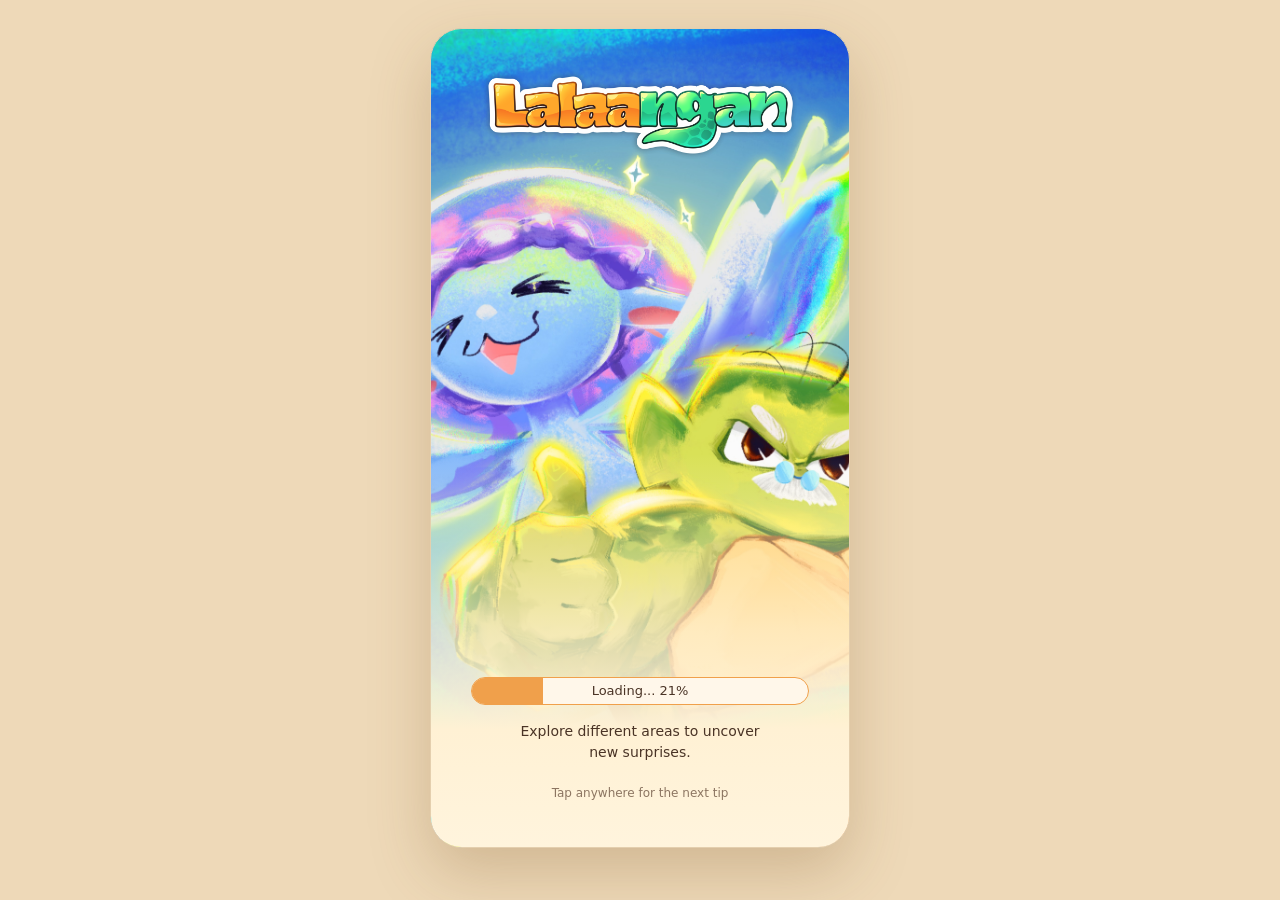
<file: index.html>
<!DOCTYPE html>
<html lang="en">
<head>
  <meta charset="UTF-8">
  <meta name="viewport" content="width=device-width, initial-scale=1, viewport-fit=cover">
  <title>Lalaangan</title>
  <link rel="stylesheet" href="css/theme.css">
  <style>
    html, body { margin: 0; height: 100%; overflow: hidden; background: var(--bg); }
    /* The screens (Home, Collection, Map, Quests, Profile) load in this frame.
       This outer page never reloads, so the music keeps playing between screens. */
    .app-frame { position: fixed; inset: 0; width: 100%; height: 100%; border: 0; background: var(--bg); }
    /* the next screen loads hidden, then replaces the old one (js/shell.js) */
    .app-frame.is-loading { visibility: hidden; }
  </style>
</head>
<body>
  <iframe id="app" class="app-frame" src="home.html" title="Lalaangan"
          allow="geolocation; accelerometer; gyroscope; magnetometer; fullscreen"></iframe>

  <!-- Background music lives here (see js/music.js); screen swapping in js/shell.js -->
  <script src="js/music.js"></script>
  <script src="js/shell.js"></script>
</body>
</html>
</file>
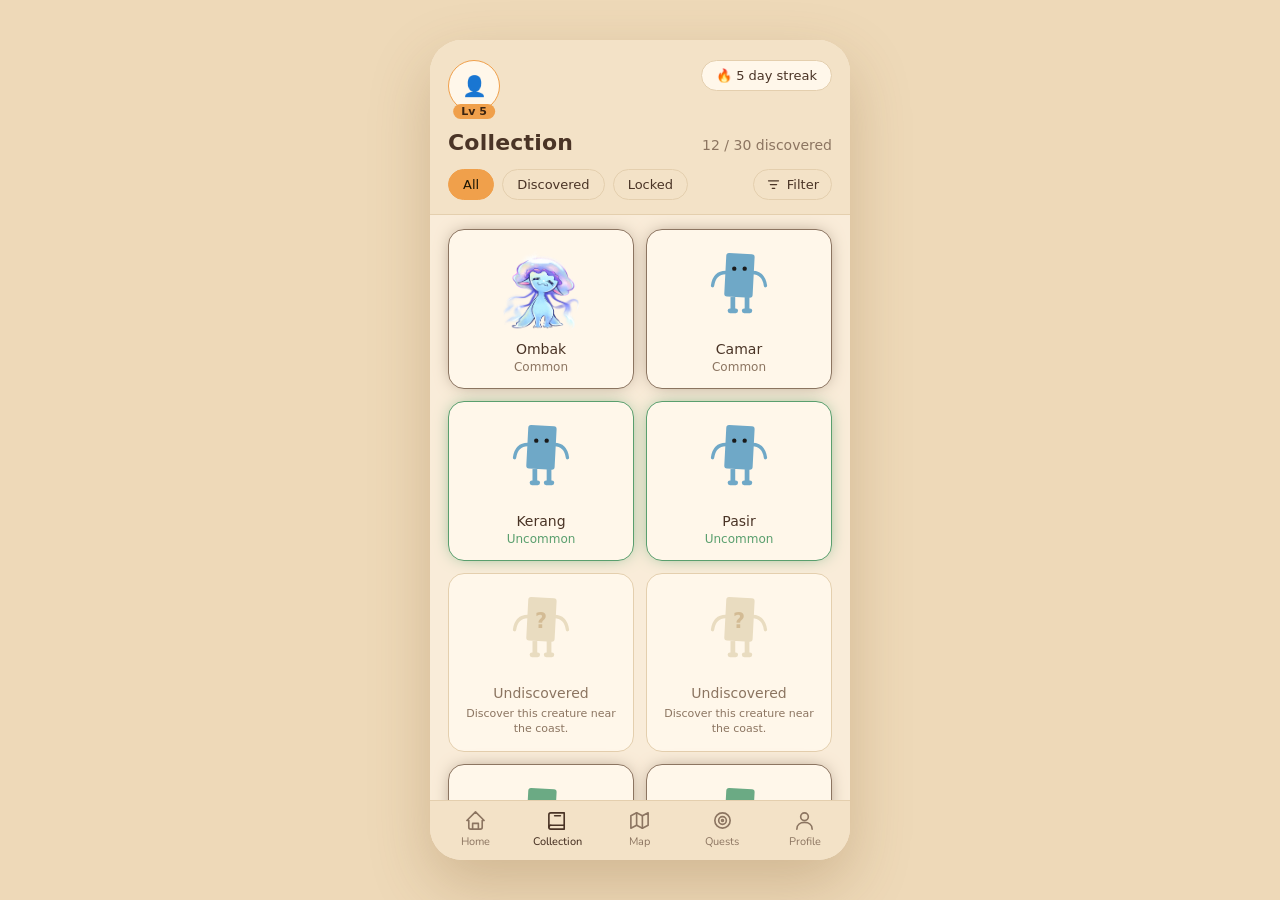
<file: collection.html>
<!doctype html>
<html lang="en">
<head>
<meta charset="utf-8">
<meta name="viewport" content="width=device-width, initial-scale=1, viewport-fit=cover">
<meta name="theme-color" content="#f9ecd9">
<title>Lalaangan — Collection</title>
<link rel="preconnect" href="https://fonts.googleapis.com">
<link rel="preconnect" href="https://fonts.gstatic.com" crossorigin>
<link rel="stylesheet" href="https://fonts.googleapis.com/css2?family=Nunito:wght@400;600;700&display=swap">
<link rel="stylesheet" href="css/theme.css">
<link rel="stylesheet" href="css/collection.css">
<link rel="stylesheet" href="css/slide.css">
<link rel="stylesheet" href="css/status.css">
<link rel="stylesheet" href="css/navbar.css">
</head>
<body data-page="collection">

<div class="shell">

  <main class="screen" data-slide>

    <header class="hd">
      <div class="status">
        <button class="status__lv" type="button" aria-label="Profile" data-tab="profile">
          <span>👤</span>
          <span class="status__badge" data-status="level"></span>
        </button>
        <div class="status__streak"><span>🔥</span> <span data-status="streak"></span></div>
      </div>

      <div class="hd-top">
        <h1>Collection</h1>
        <span class="count" id="count">0 / 0</span>
      </div>


      <div class="chips-row">
        <div class="chips" id="chips">
          <button type="button" data-filter="all" class="on">All</button>
          <button type="button" data-filter="found">Discovered</button>
          <button type="button" data-filter="locked">Locked</button>
        </div>
        <button type="button" class="filter-btn" id="filter-btn" aria-expanded="false" aria-controls="filter-panel">
          <svg viewBox="0 0 24 24" aria-hidden="true"><path d="M4 6h16M7 12h10M10 18h4"/></svg>
          Filter<span class="filter-count" id="filter-count" hidden></span>
        </button>
      </div>

      <!-- Region and rarity options are filled in by collection.js -->
      <div class="filter-panel" id="filter-panel" hidden></div>
    </header>

    <div class="grid" id="grid"></div>

  </main>

  <nav class="nav" aria-label="Main">
    <a href="home.html#home" class="nav-item" data-tab="home">
      <svg viewBox="0 0 24 24" aria-hidden="true"><path d="M5 12H3l9-9 9 9h-2M5 12v7a2 2 0 0 0 2 2h10a2 2 0 0 0 2-2v-7"/><path d="M9 21v-6h6v6"/></svg>
      <span>Home</span>
    </a>
    <a href="collection.html" class="nav-item is-on" aria-current="page" data-tab="collection">
      <svg viewBox="0 0 24 24" aria-hidden="true"><path d="M3 19a2 2 0 0 1 2-2h14V4H5a2 2 0 0 0-2 2v13z"/><path d="M19 17v4H5a2 2 0 0 1 0-4"/><path d="M9 7h6"/></svg>
      <span>Collection</span>
    </a>
    <a href="map.html" class="nav-item" data-tab="map">
      <svg viewBox="0 0 24 24" aria-hidden="true"><path d="M9 4 3 7v13l6-3 6 3 6-3V4l-6 3-6-3z"/><path d="M9 4v13M15 7v13"/></svg>
      <span>Map</span>
    </a>
    <a href="quests.html" class="nav-item" data-tab="quests">
      <svg viewBox="0 0 24 24" aria-hidden="true"><circle cx="12" cy="12" r="8"/><circle cx="12" cy="12" r="4"/><circle cx="12" cy="12" r="1"/></svg>
      <span>Quests</span>
    </a>
    <a href="profile.html" class="nav-item" data-tab="profile">
      <svg viewBox="0 0 24 24" aria-hidden="true"><circle cx="12" cy="8" r="4"/><path d="M4 21c0-4.4 3.6-7 8-7s8 2.6 8 7"/></svg>
      <span>Profile</span>
    </a>
  </nav>

  <div class="overlay" id="overlay" data-close></div>

  <section class="sheet" id="sheet" role="dialog" aria-modal="true" aria-label="Creature details"></section>

</div>

<script src="js/nav.js"></script>
<script src="js/sfx.js"></script>
<script src="js/music.js"></script>
<script src="js/status.js"></script>
<script src="js/collection.js"></script>
</body>
</html>
</file>
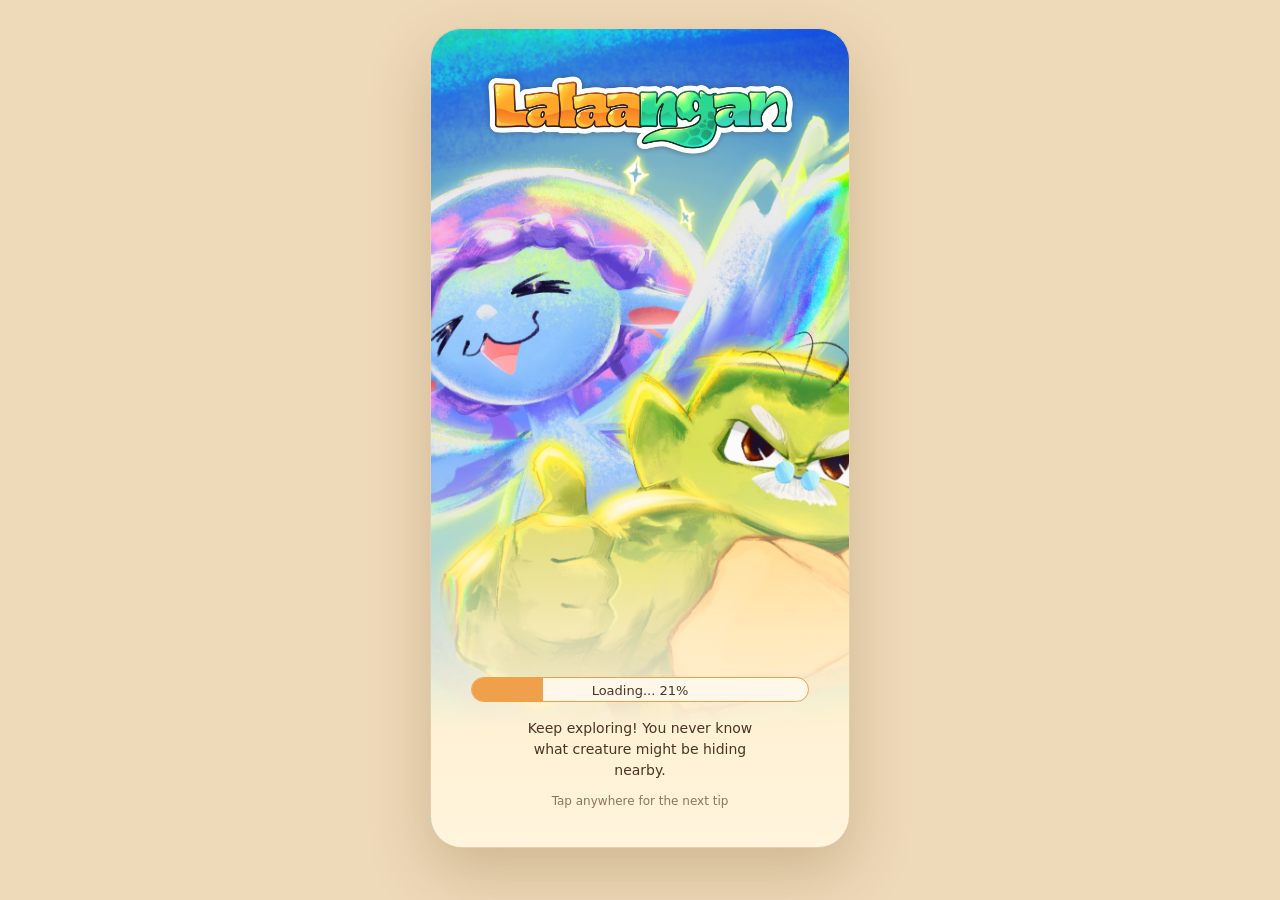
<file: home.html>
<!DOCTYPE html>
<html lang="en">
<head>
  <meta charset="UTF-8">
  <meta name="viewport" content="width=device-width, initial-scale=1, viewport-fit=cover">
  <title>Lalaangan</title>
  <link rel="preconnect" href="https://fonts.googleapis.com">
  <link rel="preconnect" href="https://fonts.gstatic.com" crossorigin>
  <link rel="stylesheet" href="https://fonts.googleapis.com/css2?family=Nunito:wght@400;600;700&display=swap">
  <link rel="stylesheet" href="css/theme.css">
  <link rel="stylesheet" href="css/style.css">
  <link rel="stylesheet" href="css/home.css">
  <link rel="stylesheet" href="css/slide.css">
  <link rel="stylesheet" href="css/status.css">
  <link rel="stylesheet" href="css/navbar.css">
  <link rel="stylesheet" href="css/creature-tap.css">
</head>
<body data-page="home">
  <main class="shell loading-screen" id="loading-screen">

    <div class="logo" id="logo"><img src="assets/images/logo.png" alt="Lalaangan"></div>

    <div class="loader">
      <div class="bar" role="progressbar" aria-valuemin="0" aria-valuemax="100" aria-valuenow="0" id="bar">
        <div class="bar-fill" id="bar-fill"></div>
        <span class="bar-label" id="bar-label">Loading... 0%</span>
      </div>
      <p class="tip" id="tip" aria-live="polite"></p>
      <p class="hint" id="hint">Tap anywhere for the next tip</p>
      <p class="play" id="play" hidden>Tap to play</p>
    </div>

  </main>

  <!-- Home screen (from wireframe). Emoji icons and the grey creature are placeholders -->
  <section class="next-screen home" id="next-screen" aria-hidden="true">
    <div class="shell home__inner">
      <div class="home__main" data-slide>

        <header class="hd">
          <div class="status">
            <button class="status__lv" type="button" aria-label="Profile" data-tab="profile">
              <span>👤</span>
              <span class="status__badge" data-status="level"></span>
            </button>
            <div class="status__streak"><span>🔥</span> <span data-status="streak"></span></div>
          </div>
        </header>

        <div class="home__body">

        <div class="creature-wrap">
          <!-- Real creature art: shown (and made tappable) once assets/creatures/creature-01.png exists -->
          <img id="creature-img" class="creature-img" src="assets/creatures/creature-01.png" alt="Your creature" width="190" hidden>
          <div class="creature" id="creature-placeholder" aria-hidden="true">
            <i class="creature__arm creature__arm--l"></i>
            <i class="creature__arm creature__arm--r"></i>
            <i class="creature__body"></i>
            <i class="creature__leg creature__leg--l"></i>
            <i class="creature__leg creature__leg--r"></i>
          </div>
          <h2 class="creature-name" data-field="creature"></h2>
          <p class="creature-mood">☺ <span data-field="mood"></span></p>
        </div>

        <button class="hiding" type="button">
          <span>📍 <span data-field="hiding"></span></span><span>›</span>
        </button>

        <section class="card">
          <div class="stats">
            <div><small>Distance walked</small><strong data-field="distance"></strong></div>
            <div class="right"><small>Steps today</small><strong data-field="steps"></strong></div>
          </div>
          <div class="goal-row"><small>Daily goal</small><small data-field="goalText"></small></div>
          <div class="goal-bar"><div class="goal-bar__fill" id="goal-fill"></div></div>
        </section>

        <section class="card">
          <small>Milestones and rewards</small>
          <div class="milestones">
            <div class="track">
              <div class="track__fill" id="milestone-fill"></div>
              <i class="node" style="left:25%"></i>
              <i class="node" style="left:50%"></i>
              <i class="node" style="left:75%"></i>
            </div>
            <button class="gift" type="button" aria-label="Claim reward">🎁</button>
          </div>
        </section>

        <button class="place" type="button">
          <span class="place__text">
            <small>Did You Know?</small>
            <strong data-field="didYouKnow"></strong>
          </span>
          <span>›</span>
        </button>

        </div>
      </div>

      <nav class="nav" aria-label="Main">
        <a href="home.html#home" class="nav-item is-on" aria-current="page" data-tab="home">
          <svg viewBox="0 0 24 24" aria-hidden="true"><path d="M5 12H3l9-9 9 9h-2M5 12v7a2 2 0 0 0 2 2h10a2 2 0 0 0 2-2v-7"/><path d="M9 21v-6h6v6"/></svg>
          <span>Home</span>
        </a>
        <a href="collection.html" class="nav-item" data-tab="collection">
          <svg viewBox="0 0 24 24" aria-hidden="true"><path d="M3 19a2 2 0 0 1 2-2h14V4H5a2 2 0 0 0-2 2v13z"/><path d="M19 17v4H5a2 2 0 0 1 0-4"/><path d="M9 7h6"/></svg>
          <span>Collection</span>
        </a>
        <a href="map.html" class="nav-item" data-tab="map">
          <svg viewBox="0 0 24 24" aria-hidden="true"><path d="M9 4 3 7v13l6-3 6 3 6-3V4l-6 3-6-3z"/><path d="M9 4v13M15 7v13"/></svg>
          <span>Map</span>
        </a>
        <a href="quests.html" class="nav-item" data-tab="quests">
          <svg viewBox="0 0 24 24" aria-hidden="true"><circle cx="12" cy="12" r="8"/><circle cx="12" cy="12" r="4"/><circle cx="12" cy="12" r="1"/></svg>
          <span>Quests</span>
        </a>
        <a href="profile.html" class="nav-item" data-tab="profile">
          <svg viewBox="0 0 24 24" aria-hidden="true"><circle cx="12" cy="8" r="4"/><path d="M4 21c0-4.4 3.6-7 8-7s8 2.6 8 7"/></svg>
          <span>Profile</span>
        </a>
      </nav>
    </div>
  </section>

  <script src="js/nav.js"></script>
  <script src="js/sfx.js"></script>
  <script src="js/music.js"></script>
  <script src="js/status.js"></script>
  <script src="js/activity.js"></script>
  <script src="js/creature-tap.js"></script>
  <script src="js/home.js"></script>
  <script src="js/main.js"></script>
</body>
</html>
</file>
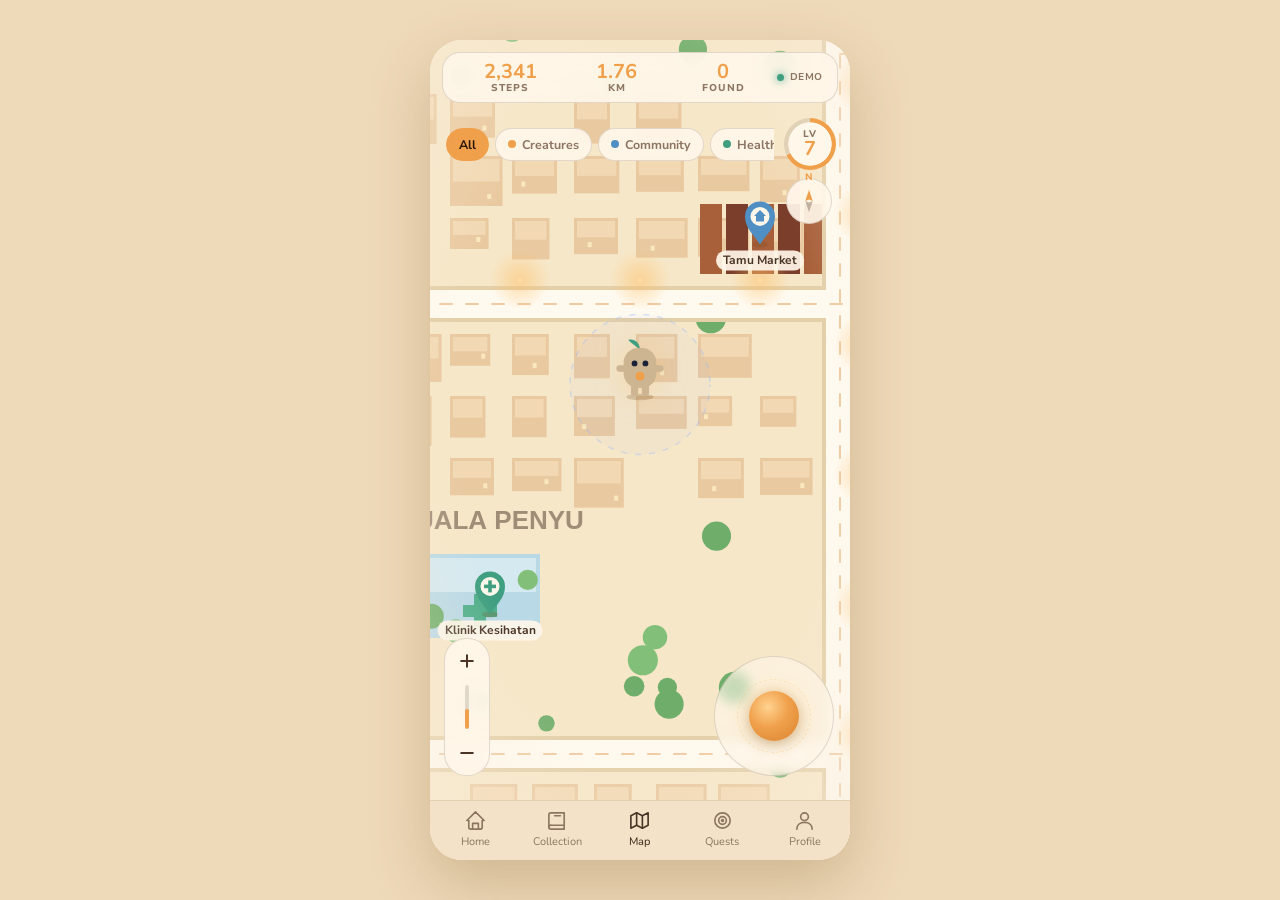
<file: map.html>
<!DOCTYPE html>
<html lang="en">
<head>
<meta charset="UTF-8">
<meta name="viewport" content="width=device-width, initial-scale=1, viewport-fit=cover">
<title>Lalaangan Community Map</title>
<link rel="preconnect" href="https://fonts.googleapis.com">
<link rel="preconnect" href="https://fonts.gstatic.com" crossorigin>
<link rel="stylesheet" href="https://fonts.googleapis.com/css2?family=Nunito+Sans:wght@400;600;700;800&family=Nunito:wght@400;600;700;800&display=swap">
<link rel="stylesheet" href="css/map.css">
<link rel="stylesheet" href="css/navbar.css">
</head>
<body data-page="map">
<div class="app" id="app">
  <canvas id="map" aria-label="Map of Kuala Penyu"></canvas>
  <div class="vignette" aria-hidden="true"></div>

  <div class="creature" id="creature" aria-hidden="true">
    <svg viewBox="0 0 64 72" class="sprite">
      <ellipse class="shadow" cx="32" cy="68" rx="15" ry="3.5"/>
      <g class="legs">
        <rect class="leg leg-l" x="22" y="53" width="8" height="14" rx="4"/>
        <rect class="leg leg-r" x="34" y="53" width="8" height="14" rx="4"/>
      </g>
      <g class="bod">
        <path class="sprout" d="M32 15 C31 7 25 3 19 5 C23 9 27 12 32 15 Z"/>
        <rect class="arm arm-l" x="6" y="33" width="12" height="7" rx="3.5"/>
        <rect class="arm arm-r" x="46" y="33" width="12" height="7" rx="3.5"/>
        <rect class="body" x="14" y="14" width="36" height="44" rx="16"/>
        <circle class="eye" cx="26" cy="31" r="3.2"/>
        <circle class="eye" cx="38" cy="31" r="3.2"/>
        <circle class="belly" cx="32" cy="45" r="5"/>
      </g>
    </svg>
  </div>

  <header class="hud-top">
    <div class="filters" role="tablist" aria-label="Show on map">
      <button class="chip" data-filter="all" aria-pressed="true" type="button">All</button>
      <button class="chip" data-filter="creature" aria-pressed="false" type="button"><i class="dot dot-creature"></i>Creatures</button>
      <button class="chip" data-filter="landmark" aria-pressed="false" type="button"><i class="dot dot-landmark"></i>Community</button>
      <button class="chip" data-filter="health" aria-pressed="false" type="button"><i class="dot dot-health"></i>Health</button>
    </div>
    <button class="level" id="level" type="button" aria-label="Level 7">
      <span>LV</span><b>7</b>
    </button>
  </header>

  <div class="zoom" role="group" aria-label="Map zoom">
    <button class="zoom-btn" id="zoomIn" type="button" aria-label="Zoom in">
      <svg viewBox="0 0 24 24"><path d="M12 5v14M5 12h14"/></svg>
    </button>
    <div class="zoom-track" aria-hidden="true"><div class="zoom-level" id="zoomLevel"></div></div>
    <button class="zoom-btn" id="zoomOut" type="button" aria-label="Zoom out">
      <svg viewBox="0 0 24 24"><path d="M5 12h14"/></svg>
    </button>
  </div>

  <div class="compass" aria-hidden="true">
    <svg viewBox="0 0 40 40"><path class="n" d="M20 5 L25 20 L20 18 L15 20 Z"/><path class="s" d="M20 35 L15 20 L20 22 L25 20 Z"/></svg>
    <span>N</span>
  </div>

  <div class="stick" id="stick" aria-label="Joystick: drag to walk">
    <div class="ring"></div>
    <div class="knob" id="knob"></div>
  </div>

  <section class="quest" id="quest" aria-label="Today's walk">
    <div class="stat"><b id="steps">2,341</b><span>Steps</span></div>
    <div class="stat"><b id="km">1.76</b><span>Km</span></div>
    <div class="stat"><b id="found">0</b><span>Found</span></div>
    <span class="demo" id="modePill"><i></i>Demo</span>
  </section>
  <section class="sheet" id="sheet" hidden aria-live="polite">
    <button class="close" id="sheetClose" type="button" aria-label="Close">×</button>
    <span class="tag" id="sTag">SDG 11 · Community</span>
    <h2 id="sTitle">Kuala Penyu Jetty</h2>
    <p id="sText"></p>
    <div class="sheet-foot">
      <span class="meta" id="sDist">≈ 120 m away</span>
      <button class="primary" id="sBtn" type="button">Check in</button>
    </div>
  </section>

  <nav class="nav" aria-label="Main">
    <a href="home.html#home" class="nav-item" data-tab="home">
      <svg viewBox="0 0 24 24" aria-hidden="true"><path d="M5 12H3l9-9 9 9h-2M5 12v7a2 2 0 0 0 2 2h10a2 2 0 0 0 2-2v-7"/><path d="M9 21v-6h6v6"/></svg>
      <span>Home</span>
    </a>
    <a href="collection.html" class="nav-item" data-tab="collection">
      <svg viewBox="0 0 24 24" aria-hidden="true"><path d="M3 19a2 2 0 0 1 2-2h14V4H5a2 2 0 0 0-2 2v13z"/><path d="M19 17v4H5a2 2 0 0 1 0-4"/><path d="M9 7h6"/></svg>
      <span>Collection</span>
    </a>
    <a href="map.html" class="nav-item is-on" aria-current="page" data-tab="map">
      <svg viewBox="0 0 24 24" aria-hidden="true"><path d="M9 4 3 7v13l6-3 6 3 6-3V4l-6 3-6-3z"/><path d="M9 4v13M15 7v13"/></svg>
      <span>Map</span>
    </a>
    <a href="quests.html" class="nav-item" data-tab="quests">
      <svg viewBox="0 0 24 24" aria-hidden="true"><circle cx="12" cy="12" r="8"/><circle cx="12" cy="12" r="4"/><circle cx="12" cy="12" r="1"/></svg>
      <span>Quests</span>
    </a>
    <a href="profile.html" class="nav-item" data-tab="profile">
      <svg viewBox="0 0 24 24" aria-hidden="true"><circle cx="12" cy="8" r="4"/><path d="M4 21c0-4.4 3.6-7 8-7s8 2.6 8 7"/></svg>
      <span>Profile</span>
    </a>
  </nav>

  <div class="toast" id="toast" role="status" hidden></div>
</div>

<script src="js/nav.js"></script>
<script src="js/sfx.js"></script>
<script src="js/music.js"></script>
<script src="js/activity.js"></script>
<script src="js/map.js"></script>
</body>
</html>
</file>
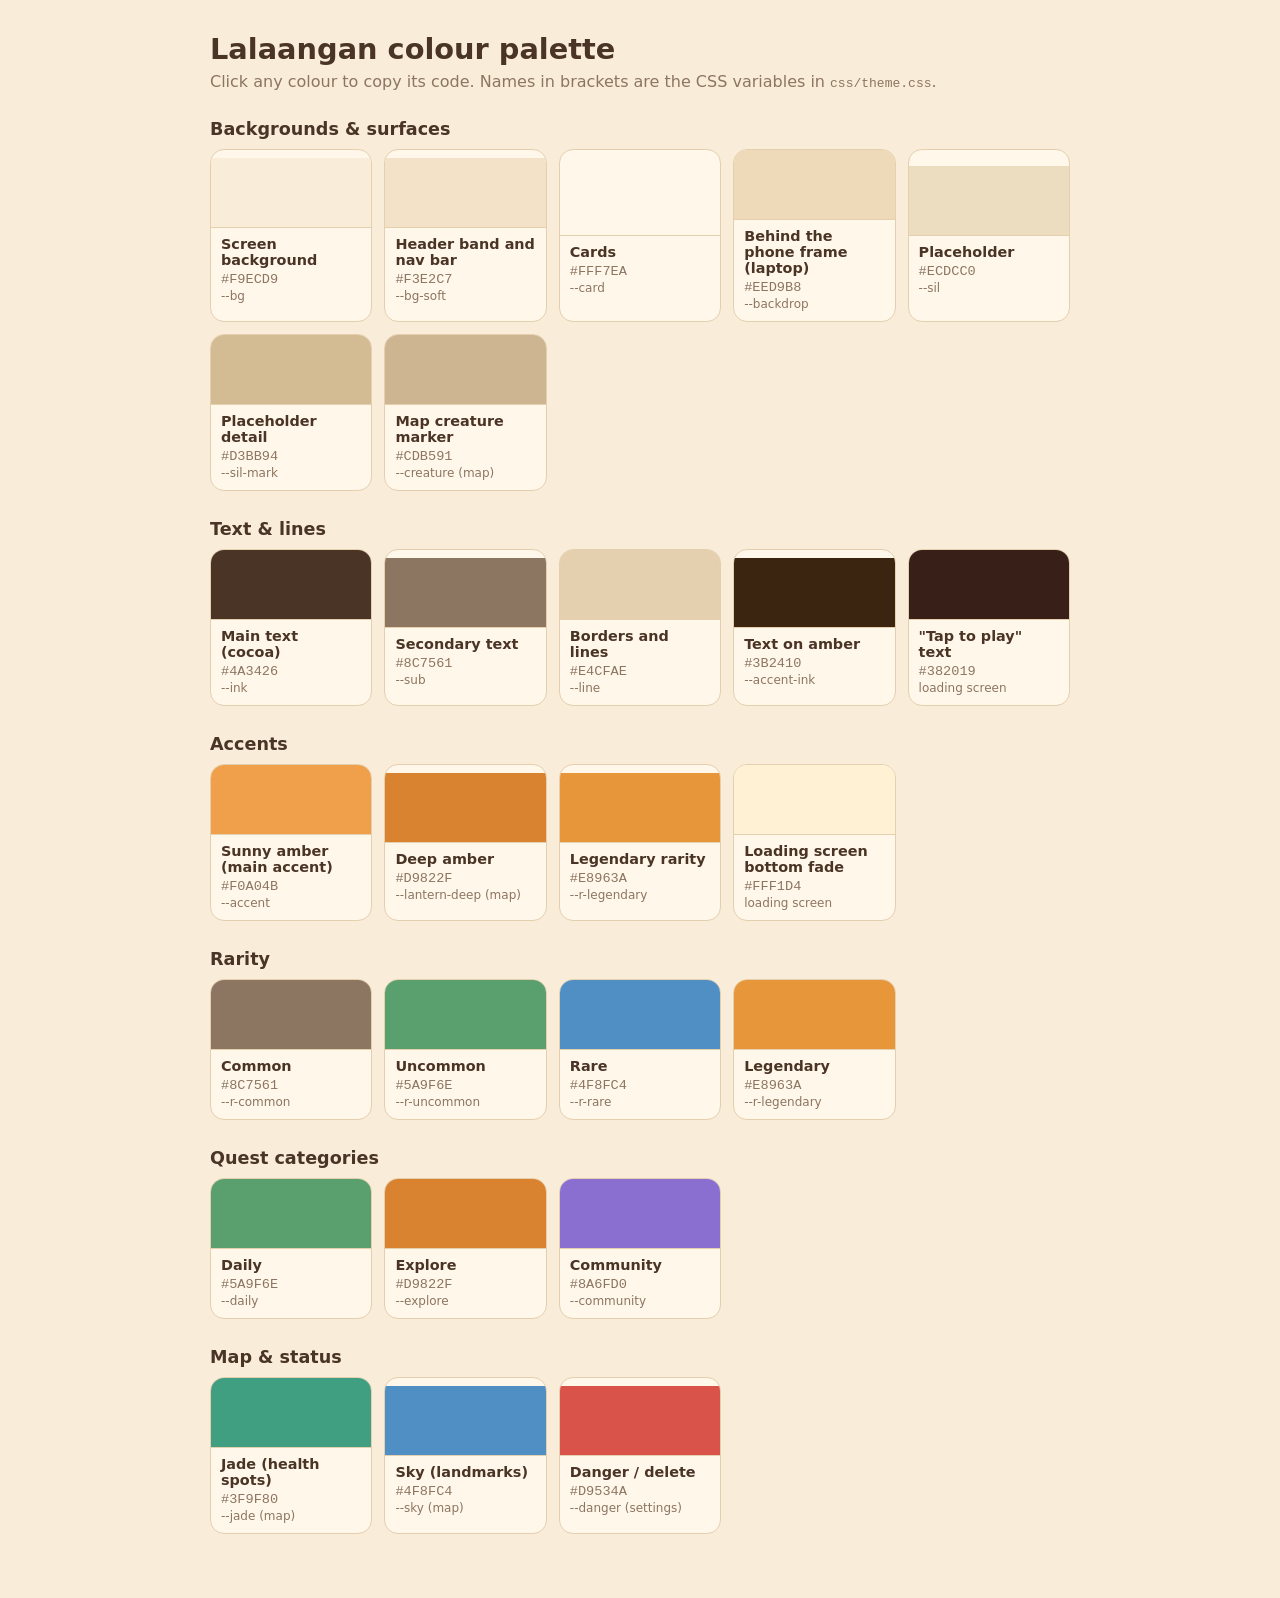
<file: palette.html>
<!DOCTYPE html>
<html lang="en">
<head>
<meta charset="UTF-8">
<meta name="viewport" content="width=device-width, initial-scale=1">
<title>Lalaangan Colour Palette</title>
<style>
  :root { --bg:#f9ecd9; --ink:#4a3426; --sub:#8c7561; --line:#e4cfae; --card:#fff7ea; }
  * { box-sizing: border-box; margin: 0; padding: 0; }
  body { font-family: "Nunito", system-ui, sans-serif; background: var(--bg); color: var(--ink); padding: 32px 16px 64px; }
  main { max-width: 860px; margin: 0 auto; }
  h1 { font-size: 1.8rem; }
  .lead { color: var(--sub); margin: 6px 0 28px; }
  h2 { font-size: 1.1rem; margin: 28px 0 10px; }
  .grid { display: grid; grid-template-columns: repeat(auto-fill, minmax(150px, 1fr)); gap: 12px; }
  .sw { background: var(--card); border: 1px solid var(--line); border-radius: 14px; overflow: hidden; cursor: pointer; text-align: left; font: inherit; color: inherit; }
  .sw:focus-visible { outline: 2px solid #f0a04b; outline-offset: 2px; }
  .chip { height: 70px; border-bottom: 1px solid var(--line); }
  .meta { padding: 8px 10px 10px; }
  .meta b { display: block; font-size: .9rem; }
  .meta code { font-size: .85rem; color: var(--sub); }
  .meta small { display: block; font-size: .75rem; color: var(--sub); margin-top: 2px; }
  #toast { position: fixed; left: 50%; bottom: 20px; transform: translateX(-50%); background: #382019; color: #fff1d4; padding: 8px 16px; border-radius: 99px; font-size: .85rem; opacity: 0; transition: opacity .2s; pointer-events: none; }
  #toast.show { opacity: 1; }
</style>
</head>
<body>
<main>
  <h1>Lalaangan colour palette</h1>
  <p class="lead">Click any colour to copy its code. Names in brackets are the CSS variables in <code>css/theme.css</code>.</p>
  <div id="root"></div>
</main>
<div id="toast" role="status"></div>

<script>
const GROUPS = [
  { title: "Backgrounds & surfaces", colors: [
    ["#f9ecd9", "Screen background", "--bg"],
    ["#f3e2c7", "Header band and nav bar", "--bg-soft"],
    ["#fff7ea", "Cards", "--card"],
    ["#eed9b8", "Behind the phone frame (laptop)", "--backdrop"],
    ["#ecdcc0", "Placeholder", "--sil"],
    ["#d3bb94", "Placeholder detail", "--sil-mark"],
    ["#cdb591", "Map creature marker", "--creature (map)"]
  ]},
  { title: "Text & lines", colors: [
    ["#4a3426", "Main text (cocoa)", "--ink"],
    ["#8c7561", "Secondary text", "--sub"],
    ["#e4cfae", "Borders and lines", "--line"],
    ["#3b2410", "Text on amber", "--accent-ink"],
    ["#382019", "\"Tap to play\" text", "loading screen"]
  ]},
  { title: "Accents", colors: [
    ["#f0a04b", "Sunny amber (main accent)", "--accent"],
    ["#d9822f", "Deep amber", "--lantern-deep (map)"],
    ["#e8963a", "Legendary rarity", "--r-legendary"],
    ["#fff1d4", "Loading screen bottom fade", "loading screen"]
  ]},
  { title: "Rarity", colors: [
    ["#8c7561", "Common", "--r-common"],
    ["#5a9f6e", "Uncommon", "--r-uncommon"],
    ["#4f8fc4", "Rare", "--r-rare"],
    ["#e8963a", "Legendary", "--r-legendary"]
  ]},
  { title: "Quest categories", colors: [
    ["#5a9f6e", "Daily", "--daily"],
    ["#d9822f", "Explore", "--explore"],
    ["#8a6fd0", "Community", "--community"]
  ]},
  { title: "Map & status", colors: [
    ["#3f9f80", "Jade (health spots)", "--jade (map)"],
    ["#4f8fc4", "Sky (landmarks)", "--sky (map)"],
    ["#d9534a", "Danger / delete", "--danger (settings)"]
  ]}
];

const root = document.getElementById("root");
const toast = document.getElementById("toast");
let timer;

GROUPS.forEach(g => {
  const h = document.createElement("h2"); h.textContent = g.title; root.appendChild(h);
  const grid = document.createElement("div"); grid.className = "grid";
  g.colors.forEach(([hex, name, variable]) => {
    const b = document.createElement("button");
    b.className = "sw"; b.type = "button"; b.title = "Copy " + hex.toUpperCase();
    b.innerHTML = `<div class="chip" style="background:${hex}"></div>
      <div class="meta"><b>${name}</b><code>${hex.toUpperCase()}</code><small>${variable}</small></div>`;
    b.onclick = async () => {
      let ok = true;
      try { await navigator.clipboard.writeText(hex.toUpperCase()); } catch (e) { ok = false; }
      toast.textContent = ok ? "Copied " + hex.toUpperCase() : hex.toUpperCase();
      toast.classList.add("show"); clearTimeout(timer);
      timer = setTimeout(() => toast.classList.remove("show"), 1400);
    };
    grid.appendChild(b);
  });
  root.appendChild(grid);
});
</script>
</body>
</html>
</file>
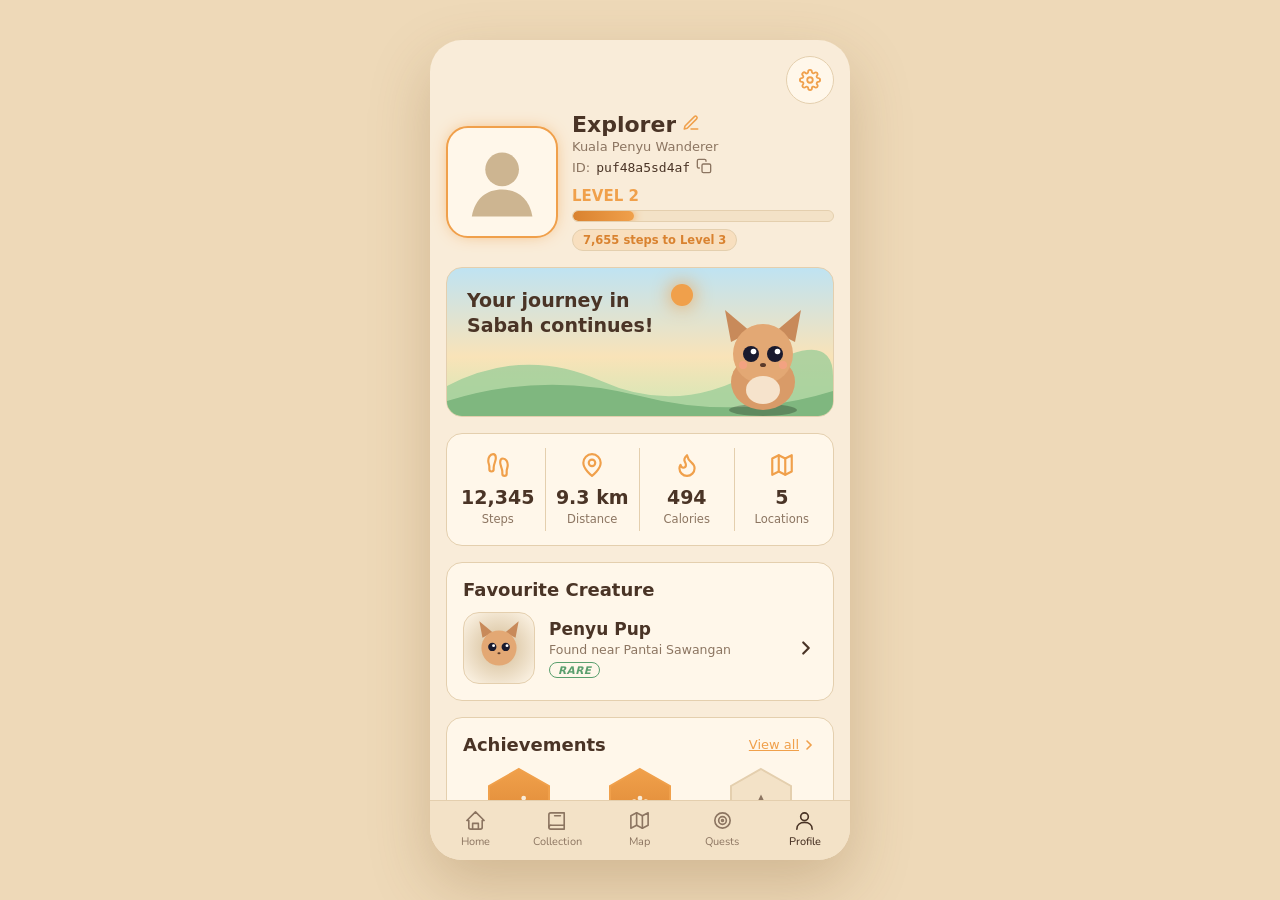
<file: profile.html>
<!DOCTYPE html>
<html lang="en">
<head>
<meta charset="UTF-8">
<meta name="viewport" content="width=device-width, initial-scale=1, viewport-fit=cover">
<title>Lalaangan – Profile</title>
<link rel="preconnect" href="https://fonts.googleapis.com">
<link rel="preconnect" href="https://fonts.gstatic.com" crossorigin>
<link rel="stylesheet" href="https://fonts.googleapis.com/css2?family=Nunito:wght@400;600;700&display=swap">
<link rel="stylesheet" href="css/theme.css">
<link rel="stylesheet" href="css/slide.css">
<link rel="stylesheet" href="css/navbar.css">
<style>
  /* Colours, phone frame and bottom nav come from css/theme.css.
     These names map onto the shared tokens so the rest of this file stays as is. */
  :root{
    --bg-2:var(--bg-soft);
    --card-line:var(--line);
    --lantern:var(--accent);
    --lantern-2:#d9822f;
    --text:var(--ink);
    --muted:var(--sub);
    --leaf:var(--r-uncommon);
    --shadow:none;
  }
  *{-webkit-tap-highlight-color:transparent}
  html,body{height:100%}
  body{overflow:hidden}
  /* header stays put; only .scroll (the cards) scrolls, above the nav */
  .app{flex:1;min-height:0;width:100%;position:relative;padding:16px 16px 0;
    display:flex;flex-direction:column}
  .topbar{flex-shrink:0}
  .scroll{flex:1;min-height:0;overflow-y:auto;overscroll-behavior:contain;
    margin:0 -16px;padding:0 16px 24px;scrollbar-width:none}
  .scroll::-webkit-scrollbar{display:none}
  h1,h2,.num{font-weight:600}
  button{font:inherit;color:inherit;background:none;border:none;cursor:pointer}

  /* ---------- top bar ---------- */
  .topbar{display:flex;justify-content:flex-end}
  .icon-btn{
    width:48px;height:48px;border-radius:50%;
    background:var(--card);border:1.5px solid var(--card-line);
    display:grid;place-items:center;box-shadow:var(--shadow);
    transition:transform .15s;
  }
  .icon-btn:active{transform:scale(.92)}
  .icon-btn svg{width:22px;height:22px;stroke:var(--lantern)}

  /* ---------- header ---------- */
  .header{display:flex;gap:14px;align-items:center;margin-top:8px}
  .avatar{
    width:112px;height:112px;flex-shrink:0;border-radius:22px;
    background:var(--card);
    border:2px solid var(--lantern);
    box-shadow:0 0 18px -6px var(--lantern);
    display:grid;place-items:center;overflow:hidden;position:relative;
  }
  .avatar svg{width:78%;height:78%}
  .info{flex:1;min-width:0}
  .name-row{display:flex;align-items:center;gap:6px}
  .name-row h1{font-size:22px;font-weight:700;white-space:nowrap;overflow:hidden;text-overflow:ellipsis}
  .name-row input{
    font:inherit;font-size:20px;font-weight:600;
    background:var(--bg-2);color:var(--text);border:1.5px solid var(--lantern);
    border-radius:8px;padding:2px 8px;width:100%;outline:none;
  }
  .edit-btn svg{width:18px;height:18px;stroke:var(--lantern)}
  .tagline{color:var(--muted);font-size:13px;margin-top:2px}
  .id-row{display:flex;align-items:center;gap:6px;font-size:13px;color:var(--muted);margin-top:4px}
  .id-row code{font-family:monospace;color:var(--text)}
  .id-row svg{width:16px;height:16px;stroke:var(--muted)}
  .level{margin-top:10px;font-weight:600;font-size:15px;color:var(--lantern)}
  .bar{height:12px;background:var(--bg-2);border-radius:99px;margin-top:5px;overflow:hidden;border:1px solid var(--card-line)}
  .bar span{display:block;height:100%;width:0;border-radius:99px;
    background:linear-gradient(90deg,var(--lantern-2),var(--lantern));
    box-shadow:0 0 10px var(--lantern);transition:width 1.2s ease}
  .pill{
    display:inline-block;margin-top:7px;font-size:11.5px;font-weight:700;
    background:rgba(240,160,75,.18);color:var(--lantern-2);
    border:1px solid var(--card-line);border-radius:99px;padding:3px 10px;
  }

  /* ---------- cards ---------- */
  .card{
    background:var(--card);border:1.5px solid var(--card-line);
    border-radius:var(--radius);box-shadow:var(--shadow);margin-top:16px;
  }

  /* banner */
  .banner{
    height:150px;position:relative;overflow:hidden;padding:20px;
    background:linear-gradient(180deg,#bfe3f2 0%,#f9e3b8 60%,#cfe8b5 100%);
  }
  .banner h2{position:relative;z-index:2;font-size:19px;font-weight:600;line-height:1.3;max-width:55%}
  .banner .hills{position:absolute;inset:auto 0 0 0;width:100%;height:80px}
  .banner .moon{position:absolute;top:16px;left:58%;width:22px;height:22px;border-radius:50%;
    background:var(--lantern);box-shadow:0 0 20px var(--lantern)}
  .banner .creature{position:absolute;right:10px;bottom:-6px;width:120px;z-index:2;
    animation:bob 3s ease-in-out infinite}
  @keyframes bob{50%{transform:translateY(-5px)}}

  /* stats */
  .stats{display:grid;grid-template-columns:repeat(4,1fr);padding:14px 4px}
  .stat{text-align:center;padding:4px 2px;border-right:1px solid var(--card-line)}
  .stat:last-child{border-right:none}
  .stat svg{width:26px;height:26px;stroke:var(--lantern);margin-bottom:4px}
  .stat .num{display:block;font-size:19px;font-weight:600}
  .stat small{font-size:11.5px;color:var(--muted)}

  /* favourite creature */
  .section{padding:16px}
  .section-head{display:flex;justify-content:space-between;align-items:center;margin-bottom:12px}
  .section-head h2{font-size:18px;font-weight:600}
  .link{font-size:13px;color:var(--lantern);display:flex;align-items:center;gap:2px}
  .fav{display:flex;align-items:center;gap:14px;width:100%;text-align:left}
  .fav-img{width:72px;height:72px;border-radius:16px;flex-shrink:0;
    background:radial-gradient(circle,var(--sil-mark),var(--card));border:1.5px solid var(--card-line);
    display:grid;place-items:center}
  .fav-img svg{width:62px}
  .fav-text{flex:1}
  .fav-text strong{font-size:17px;font-weight:600;display:block}
  .fav-text span{font-size:12.5px;color:var(--muted)}
  .rarity{display:inline-block;margin-top:4px;font-size:10.5px;font-weight:700;letter-spacing:.5px;
    color:var(--leaf);border:1px solid var(--leaf);border-radius:99px;padding:1px 8px}
  .chev{width:22px;height:22px;stroke:var(--text)}

  /* achievements */
  .badges{display:grid;grid-template-columns:repeat(3,1fr);gap:8px;text-align:center}
  .badge{display:flex;flex-direction:column;align-items:center}
  .hex{width:68px;height:76px;position:relative;display:grid;place-items:center;margin-bottom:6px}
  .hex svg.shape{position:absolute;inset:0;width:100%;height:100%}
  .hex svg.ico{width:28px;height:28px;position:relative;z-index:1}
  .badge b{font-size:12.5px;font-weight:700}
  .badge small{font-size:11px;color:var(--muted)}
  .badge.done small{color:var(--leaf)}
  .badge .mini{width:52px;height:4px;background:var(--bg-2);border-radius:99px;margin-top:4px;overflow:hidden}
  .badge .mini span{display:block;height:100%;background:var(--lantern)}

  /* toast */
  .toast{position:absolute;left:50%;bottom:96px;transform:translate(-50%,20px);
    background:var(--lantern);color:var(--accent-ink);font-weight:700;font-size:13px;
    padding:8px 16px;border-radius:99px;opacity:0;pointer-events:none;transition:.25s;z-index:20}
  .toast.show{opacity:1;transform:translate(-50%,0)}

  /* page fade-in to match the loading → screen transition */
  .app{animation:fadeIn .5s ease}
  @keyframes fadeIn{from{opacity:0}to{opacity:1}}
</style>
</head>
<body data-page="profile">
<div class="shell">
<div class="app" data-slide>

  <!-- Settings -->
  <div class="topbar">
    <button class="icon-btn" id="settingsBtn" aria-label="Settings">
      <svg viewBox="0 0 24 24" fill="none" stroke-width="2" stroke-linecap="round" stroke-linejoin="round"><circle cx="12" cy="12" r="3"/><path d="M19.4 15a1.65 1.65 0 0 0 .33 1.82l.06.06a2 2 0 1 1-2.83 2.83l-.06-.06a1.65 1.65 0 0 0-1.82-.33 1.65 1.65 0 0 0-1 1.51V21a2 2 0 1 1-4 0v-.09A1.65 1.65 0 0 0 9 19.4a1.65 1.65 0 0 0-1.82.33l-.06.06a2 2 0 1 1-2.83-2.83l.06-.06A1.65 1.65 0 0 0 4.68 15a1.65 1.65 0 0 0-1.51-1H3a2 2 0 1 1 0-4h.09A1.65 1.65 0 0 0 4.6 9a1.65 1.65 0 0 0-.33-1.82l-.06-.06a2 2 0 1 1 2.83-2.83l.06.06A1.65 1.65 0 0 0 9 4.68a1.65 1.65 0 0 0 1-1.51V3a2 2 0 1 1 4 0v.09a1.65 1.65 0 0 0 1 1.51 1.65 1.65 0 0 0 1.82-.33l.06-.06a2 2 0 1 1 2.83 2.83l-.06.06A1.65 1.65 0 0 0 19.4 9a1.65 1.65 0 0 0 1.51 1H21a2 2 0 1 1 0 4h-.09a1.65 1.65 0 0 0-1.51 1z"/></svg>
    </button>
  </div>

  <!-- Everything below the settings button scrolls, profile header included -->
  <main class="scroll">

  <!-- Header -->
  <section class="header">
    <div class="avatar">
      <svg viewBox="0 0 100 100"><circle cx="50" cy="36" r="20" fill="#cdb591"/><path d="M14 92c4-22 18-32 36-32s32 10 36 32z" fill="#cdb591"/></svg>
    </div>
    <div class="info">
      <div class="name-row" id="nameRow">
        <h1 id="playerName">Explorer</h1>
        <button class="edit-btn" id="editBtn" aria-label="Edit name">
          <svg viewBox="0 0 24 24" fill="none" stroke-width="2" stroke-linecap="round" stroke-linejoin="round"><path d="M12 20h9"/><path d="M16.5 3.5a2.1 2.1 0 0 1 3 3L7 19l-4 1 1-4z"/></svg>
        </button>
      </div>
      <p class="tagline" id="playerTitle">Kuala Penyu Wanderer</p>
      <div class="id-row">ID: <code id="playerId"></code>
        <button id="copyBtn" aria-label="Copy ID">
          <svg viewBox="0 0 24 24" fill="none" stroke-width="2" stroke-linecap="round" stroke-linejoin="round"><rect x="9" y="9" width="13" height="13" rx="2"/><path d="M5 15H4a2 2 0 0 1-2-2V4a2 2 0 0 1 2-2h9a2 2 0 0 1 2 2v1"/></svg>
        </button>
      </div>
      <div class="level" id="levelText">LEVEL 2</div>
      <div class="bar"><span id="levelBar"></span></div>
      <span class="pill" id="stepsToLevel"></span>
    </div>
  </section>

  <!-- Banner -->
  <section class="card banner">
    <div class="moon"></div>
    <h2>Your journey in Sabah continues!</h2>
    <svg class="hills" viewBox="0 0 400 80" preserveAspectRatio="none">
      <path d="M0 50 Q80 10 160 45 T320 35 T400 40 V80 H0z" fill="#9fcf9a" opacity=".8"/>
      <path d="M0 65 Q100 35 200 60 T400 55 V80 H0z" fill="#7fb77f"/>
    </svg>
    <!-- placeholder creature (original design) -->
    <svg class="creature" viewBox="0 0 120 120">
      <ellipse cx="60" cy="108" rx="34" ry="6" fill="rgba(0,0,0,.25)"/>
      <path d="M28 40 L22 8 L48 30z" fill="#c88a5a"/><path d="M92 40 L98 8 L72 30z" fill="#c88a5a"/>
      <ellipse cx="60" cy="80" rx="32" ry="28" fill="#d99b68"/>
      <circle cx="60" cy="52" r="30" fill="#e3a874"/>
      <ellipse cx="60" cy="88" rx="17" ry="14" fill="#f6e3cc"/>
      <circle cx="48" cy="52" r="8" fill="#1a1a2e"/><circle cx="72" cy="52" r="8" fill="#1a1a2e"/>
      <circle cx="50.5" cy="49.5" r="2.8" fill="#fff"/><circle cx="74.5" cy="49.5" r="2.8" fill="#fff"/>
      <ellipse cx="60" cy="63" rx="3" ry="2" fill="#5a3a2a"/>
      <circle cx="40" cy="63" r="4" fill="#ff9f8a" opacity=".6"/><circle cx="80" cy="63" r="4" fill="#ff9f8a" opacity=".6"/>
    </svg>
  </section>

  <!-- Stats -->
  <section class="card stats">
    <div class="stat">
      <svg viewBox="0 0 24 24" fill="none" stroke-width="2" stroke-linecap="round" stroke-linejoin="round"><path d="M4 16v-2.4C4 11.5 3 10.5 3 8c0-2.7 1.5-6 4.5-6C9.4 2 10 3.8 10 5.5c0 3.1-2 5.7-2 8.7V16a2 2 0 1 1-4 0z"/><path d="M20 20v-2.4c0-2.1 1-3.1 1-5.6 0-2.7-1.5-6-4.5-6C14.6 6 14 7.8 14 9.5c0 3.1 2 5.7 2 8.7V20a2 2 0 1 0 4 0z"/></svg>
      <span class="num" id="statSteps">0</span><small>Steps</small>
    </div>
    <div class="stat">
      <svg viewBox="0 0 24 24" fill="none" stroke-width="2" stroke-linecap="round" stroke-linejoin="round"><path d="M20 10c0 6-8 12-8 12s-8-6-8-12a8 8 0 0 1 16 0z"/><circle cx="12" cy="10" r="3"/></svg>
      <span class="num" id="statDist">0</span><small>Distance</small>
    </div>
    <div class="stat">
      <svg viewBox="0 0 24 24" fill="none" stroke-width="2" stroke-linecap="round" stroke-linejoin="round"><path d="M8.5 14.5A2.5 2.5 0 0 0 11 12c0-1.4-.5-2-1-3-1.1-2.1-.2-4 2-6 .5 2.5 2 4.9 4 6.5 2 1.6 3 3.5 3 5.5a7 7 0 1 1-14 0c0-1.2.4-2.3 1-3.2.3 1.3 1.2 2.7 2.5 2.7z"/></svg>
      <span class="num" id="statCal">0</span><small>Calories</small>
    </div>
    <div class="stat">
      <svg viewBox="0 0 24 24" fill="none" stroke-width="2" stroke-linecap="round" stroke-linejoin="round"><path d="M3 6l6-3 6 3 6-3v15l-6 3-6-3-6 3z"/><path d="M9 3v15M15 6v15"/></svg>
      <span class="num" id="statLoc">0</span><small>Locations</small>
    </div>
  </section>

  <!-- Favourite creature -->
  <section class="card section">
    <div class="section-head"><h2>Favourite Creature</h2></div>
    <button class="fav" onclick="window.Lalaangan && Lalaangan.goTo ? Lalaangan.goTo('collection.html') : (location.href='collection.html')">
      <div class="fav-img">
        <svg viewBox="0 0 120 120">
          <path d="M28 40 L22 8 L48 30z" fill="#c88a5a"/><path d="M92 40 L98 8 L72 30z" fill="#c88a5a"/>
          <circle cx="60" cy="60" r="34" fill="#e3a874"/>
          <circle cx="47" cy="58" r="8" fill="#1a1a2e"/><circle cx="73" cy="58" r="8" fill="#1a1a2e"/>
          <circle cx="49.5" cy="55.5" r="2.8" fill="#fff"/><circle cx="75.5" cy="55.5" r="2.8" fill="#fff"/>
          <ellipse cx="60" cy="70" rx="3" ry="2" fill="#5a3a2a"/>
        </svg>
      </div>
      <div class="fav-text">
        <strong id="favName"></strong>
        <span id="favPlace"></span><br>
        <em class="rarity" id="favRarity"></em>
      </div>
      <svg class="chev" viewBox="0 0 24 24" fill="none" stroke-width="2.4" stroke-linecap="round" stroke-linejoin="round"><path d="M9 18l6-6-6-6"/></svg>
    </button>
  </section>

  <!-- Achievements -->
  <section class="card section">
    <div class="section-head">
      <h2>Achievements</h2>
      <a class="link" href="achievements.html">View all
        <svg width="16" height="16" viewBox="0 0 24 24" fill="none" stroke="currentColor" stroke-width="2.4" stroke-linecap="round"><path d="M9 18l6-6-6-6"/></svg>
      </a>
    </div>
    <div class="badges" id="badges"></div>
  </section>

  </main>

</div>

<!-- Bottom nav (same as every screen; styles in css/theme.css) -->
<nav class="nav" aria-label="Main">
  <a href="home.html#home" class="nav-item" data-tab="home">
    <svg viewBox="0 0 24 24" aria-hidden="true"><path d="M5 12H3l9-9 9 9h-2M5 12v7a2 2 0 0 0 2 2h10a2 2 0 0 0 2-2v-7"/><path d="M9 21v-6h6v6"/></svg>
    <span>Home</span>
  </a>
  <a href="collection.html" class="nav-item" data-tab="collection">
    <svg viewBox="0 0 24 24" aria-hidden="true"><path d="M3 19a2 2 0 0 1 2-2h14V4H5a2 2 0 0 0-2 2v13z"/><path d="M19 17v4H5a2 2 0 0 1 0-4"/><path d="M9 7h6"/></svg>
    <span>Collection</span>
  </a>
  <a href="map.html" class="nav-item" data-tab="map">
    <svg viewBox="0 0 24 24" aria-hidden="true"><path d="M9 4 3 7v13l6-3 6 3 6-3V4l-6 3-6-3z"/><path d="M9 4v13M15 7v13"/></svg>
    <span>Map</span>
  </a>
  <a href="quests.html" class="nav-item" data-tab="quests">
    <svg viewBox="0 0 24 24" aria-hidden="true"><circle cx="12" cy="12" r="8"/><circle cx="12" cy="12" r="4"/><circle cx="12" cy="12" r="1"/></svg>
    <span>Quests</span>
  </a>
  <a href="profile.html" class="nav-item is-on" aria-current="page" data-tab="profile">
    <svg viewBox="0 0 24 24" aria-hidden="true"><circle cx="12" cy="8" r="4"/><path d="M4 21c0-4.4 3.6-7 8-7s8 2.6 8 7"/></svg>
    <span>Profile</span>
  </a>
</nav>

<div class="toast" id="toast"></div>
</div>

<script src="js/nav.js"></script>
<script src="js/settings-overlay.js"></script>
<script src="js/sfx.js"></script>
<script src="js/music.js"></script>
<script src="js/activity.js"></script>
<script>
/* ===== Placeholder player data — replace with real data later ===== */
const player = {
  name: "Explorer",
  title: "Kuala Penyu Wanderer",
  id: "puf48a5sd4af",
  level: 1,            // worked out from lifetime steps below
  stepsIntoLevel: 0,   // worked out from lifetime steps below
  stepsPerLevel: 10000,
  locations: 5,
  favourite: { name: "Penyu Pup", place: "Found near Pantai Sawangan", rarity: "RARE" },
  achievements: [
    { name: "First Steps",       icon: "mountain", done: true },
    { name: "Forest Explorer",   icon: "paw",      done: true },
    { name: "Creature Collector",icon: "star",     done: false, progress: 12, goal: 30 }
  ]
};

/* restore edited name (per-device only) */
try { const saved = localStorage.getItem("lalaangan_name"); if (saved) player.name = saved; } catch(e){}

const $ = id => document.getElementById(id);

/* level follows lifetime steps (js/activity.js): every 10,000 steps is a level */
const total = Lalaangan.getActivity().lifetime;
player.level = Math.floor(total.steps / player.stepsPerLevel) + 1;
player.stepsIntoLevel = total.steps % player.stepsPerLevel;

/* header */
$("playerName").textContent = player.name;
$("playerTitle").textContent = player.title;
$("playerId").textContent = player.id;
$("levelText").textContent = "LEVEL " + player.level;
const remaining = player.stepsPerLevel - player.stepsIntoLevel;
$("stepsToLevel").textContent = remaining.toLocaleString() + " steps to Level " + (player.level + 1);
requestAnimationFrame(() => setTimeout(() => {
  $("levelBar").style.width = (player.stepsIntoLevel / player.stepsPerLevel * 100) + "%";
}, 150));

/* count-up stats */
function countUp(el, target, decimals = 0, suffix = "") {
  const dur = 1100, start = performance.now();
  (function tick(now) {
    const t = Math.min((now - start) / dur, 1), e = 1 - Math.pow(1 - t, 3);
    const v = target * e;
    el.textContent = (decimals ? v.toFixed(decimals) : Math.round(v).toLocaleString()) + suffix;
    if (t < 1) requestAnimationFrame(tick);
  })(start);
}
countUp($("statSteps"), total.steps);
countUp($("statDist"), total.distanceKm, 1, " km");
countUp($("statCal"), total.calories);
countUp($("statLoc"), player.locations);

/* favourite */
$("favName").textContent = player.favourite.name;
$("favPlace").textContent = player.favourite.place;
$("favRarity").textContent = player.favourite.rarity;

/* achievements */
const icons = {
  mountain: '<path d="M3 20l6-10 4 6 3-4 5 8z" fill="currentColor"/><circle cx="16" cy="6" r="2" fill="currentColor"/>',
  paw: '<circle cx="7" cy="9" r="2" fill="currentColor"/><circle cx="12" cy="6" r="2" fill="currentColor"/><circle cx="17" cy="9" r="2" fill="currentColor"/><path d="M12 11c-3 0-5 3-5 5.5S9 20 12 19s5 1 5-2.5S15 11 12 11z" fill="currentColor"/>',
  star: '<path d="M12 3l2.7 5.6 6.1.9-4.4 4.3 1 6.1L12 17l-5.4 2.9 1-6.1L3.2 9.5l6.1-.9z" fill="currentColor"/>'
};
$("badges").innerHTML = player.achievements.map(a => `
  <div class="badge ${a.done ? "done" : ""}">
    <div class="hex" style="color:${a.done ? "var(--bg)" : "var(--muted)"}">
      <svg class="shape" viewBox="0 0 68 76">
        <path d="M34 2 L64 19 V57 L34 74 L4 57 V19 Z"
          fill="${a.done ? "url(#g)" : "var(--bg-2)"}" stroke="${a.done ? "var(--lantern)" : "var(--card-line)"}" stroke-width="2"/>
        <defs><linearGradient id="g" x1="0" y1="0" x2="0" y2="1">
          <stop offset="0" stop-color="#f0a04b"/><stop offset="1" stop-color="#d9822f"/></linearGradient></defs>
      </svg>
      <svg class="ico" viewBox="0 0 24 24">${icons[a.icon]}</svg>
    </div>
    <b>${a.name}</b>
    <small>${a.done ? "Complete" : `In progress · ${a.progress}/${a.goal}`}</small>
    ${a.done ? "" : `<div class="mini"><span style="width:${a.progress / a.goal * 100}%"></span></div>`}
  </div>`).join("");

/* toast */
function toast(msg) {
  const t = $("toast"); t.textContent = msg; t.classList.add("show");
  clearTimeout(t._h); t._h = setTimeout(() => t.classList.remove("show"), 1600);
}

/* copy ID */
$("copyBtn").onclick = async () => {
  try { await navigator.clipboard.writeText(player.id); toast("ID copied!"); }
  catch(e) { toast("ID: " + player.id); }
};

/* edit name inline */
$("editBtn").onclick = () => {
  const row = $("nameRow"), h1 = $("playerName");
  const input = document.createElement("input");
  input.value = h1.textContent; input.maxLength = 16;
  row.replaceChild(input, h1); $("editBtn").style.display = "none"; input.focus(); input.select();
  const save = () => {
    const v = input.value.trim() || player.name;
    player.name = v; h1.textContent = v;
    row.replaceChild(h1, input); $("editBtn").style.display = "";
    try { localStorage.setItem("lalaangan_name", v); } catch(e){}
    toast("Name saved");
  };
  input.onblur = save;
  input.onkeydown = e => { if (e.key === "Enter") input.blur(); };
};

/* settings: opens as a popup over this screen (js/settings-overlay.js) */
$("settingsBtn").onclick = () => Lalaangan.openSettings();
</script>
</body>
</html>
</file>
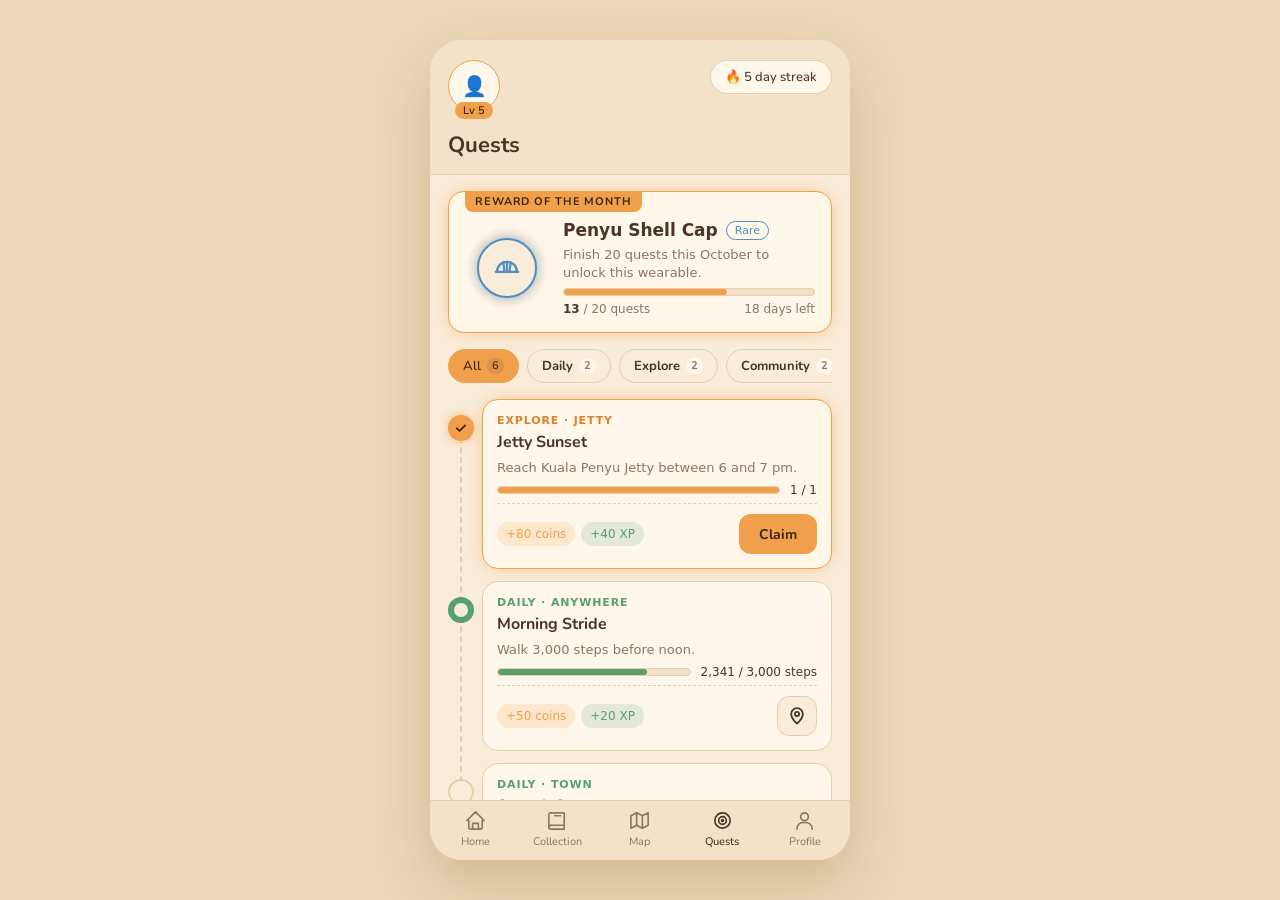
<file: quests.html>
<!doctype html>
<html lang="en">
<head>
<meta charset="utf-8">
<meta name="viewport" content="width=device-width, initial-scale=1, viewport-fit=cover">
<meta name="theme-color" content="#f9ecd9">
<title>Lalaangan — Quests</title>
<link rel="preconnect" href="https://fonts.googleapis.com">
<link rel="preconnect" href="https://fonts.gstatic.com" crossorigin>
<link rel="stylesheet" href="https://fonts.googleapis.com/css2?family=Nunito:wght@400;600;700&display=swap">
<link rel="stylesheet" href="css/theme.css">
<link rel="stylesheet" href="css/quests.css">
<link rel="stylesheet" href="css/slide.css">
<link rel="stylesheet" href="css/status.css">
<link rel="stylesheet" href="css/navbar.css">
</head>
<body data-page="quests">

<div class="shell">

  <main class="screen" data-slide>

    <header class="hd">
      <div class="status">
        <button class="status__lv" type="button" aria-label="Profile" data-tab="profile">
          <span>👤</span>
          <span class="status__badge" data-status="level"></span>
        </button>
        <div class="status__streak"><span>🔥</span> <span data-status="streak"></span></div>
      </div>

      <div class="hd-top">
        <h1>Quests</h1>
      </div>
    </header>

    <div class="content">

      <section class="reward" aria-labelledby="rewardName">
        <div class="reward__tag">Reward of the month</div>
        <div class="reward__icon">
          <div class="reward__badge">
            <!-- Placeholder wearable icon: replace with your wearable art -->
            <svg aria-hidden="true" width="30" height="30" viewBox="0 0 24 24" fill="none" stroke="currentColor" stroke-width="1.8" stroke-linecap="round" stroke-linejoin="round"><path d="M4 15c0-4.5 3.6-8 8-8s8 3.5 8 8"/><path d="M3 15h18"/><path d="M9 7.5l1 7.5M15 7.5l-1 7.5M12 7v8"/></svg>
          </div>
        </div>
        <div class="reward__body">
          <div class="reward__head">
            <span id="rewardName" class="reward__name">Penyu Shell Cap</span>
            <span class="rarity rarity--rare">Rare</span>
          </div>
          <p class="reward__desc">Finish 20 quests this October to unlock this wearable.</p>
          <div class="bar"><div class="bar__fill bar__fill--accent" id="rewardBar"></div></div>
          <div class="reward__meta">
            <span><b id="rewardCount">13</b> / <span id="rewardGoal">20</span> quests</span>
            <span id="rewardDays">18 days left</span>
          </div>
        </div>
      </section>

      <nav class="tabs" id="tabs" aria-label="Quest type"></nav>

      <section class="trail" aria-label="Quest list">
        <div class="trail__line" aria-hidden="true"></div>
        <ol class="trail__list" id="questList"></ol>
        <p class="empty" id="emptyState" hidden>No quests here yet. Check back tomorrow.</p>
      </section>

    </div>

  </main>

  <nav class="nav" aria-label="Main">
    <a href="home.html#home" class="nav-item" data-tab="home">
      <svg viewBox="0 0 24 24" aria-hidden="true"><path d="M5 12H3l9-9 9 9h-2M5 12v7a2 2 0 0 0 2 2h10a2 2 0 0 0 2-2v-7"/><path d="M9 21v-6h6v6"/></svg>
      <span>Home</span>
    </a>
    <a href="collection.html" class="nav-item" data-tab="collection">
      <svg viewBox="0 0 24 24" aria-hidden="true"><path d="M3 19a2 2 0 0 1 2-2h14V4H5a2 2 0 0 0-2 2v13z"/><path d="M19 17v4H5a2 2 0 0 1 0-4"/><path d="M9 7h6"/></svg>
      <span>Collection</span>
    </a>
    <a href="map.html" class="nav-item" data-tab="map">
      <svg viewBox="0 0 24 24" aria-hidden="true"><path d="M9 4 3 7v13l6-3 6 3 6-3V4l-6 3-6-3z"/><path d="M9 4v13M15 7v13"/></svg>
      <span>Map</span>
    </a>
    <a href="quests.html" class="nav-item is-on" aria-current="page" data-tab="quests">
      <svg viewBox="0 0 24 24" aria-hidden="true"><circle cx="12" cy="12" r="8"/><circle cx="12" cy="12" r="4"/><circle cx="12" cy="12" r="1"/></svg>
      <span>Quests</span>
    </a>
    <a href="profile.html" class="nav-item" data-tab="profile">
      <svg viewBox="0 0 24 24" aria-hidden="true"><circle cx="12" cy="8" r="4"/><path d="M4 21c0-4.4 3.6-7 8-7s8 2.6 8 7"/></svg>
      <span>Profile</span>
    </a>
  </nav>

  <div class="toast" id="toast" role="status" aria-live="polite"></div>

</div>

<script src="js/nav.js"></script>
<script src="js/sfx.js"></script>
<script src="js/music.js"></script>
<script src="js/status.js"></script>
<script src="js/activity.js"></script>
<script src="js/quests.js"></script>
</body>
</html>
</file>
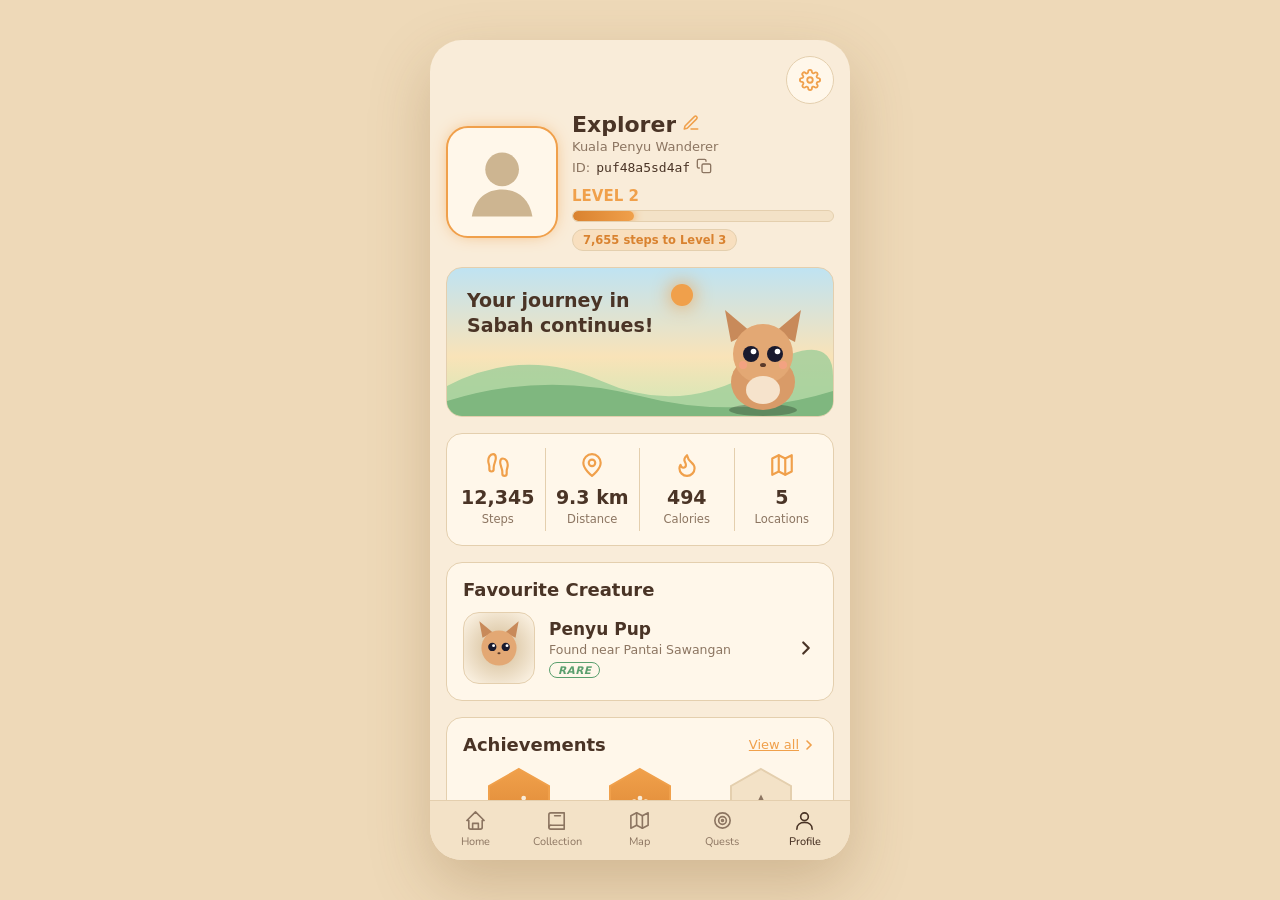
<file: settings.html>
<!DOCTYPE html>
<html lang="en">
<head>
  <meta charset="UTF-8" />
  <meta name="viewport" content="width=device-width, initial-scale=1, viewport-fit=cover" />
  <title>Lalaangan · Settings</title>
  <script>
    // Settings is a popup layer, not a page. If someone opens it directly,
    // send them to the profile screen instead.
    if (window.top === window.self) { location.replace('profile.html'); }
  </script>
  <link rel="stylesheet" href="css/settings.css" />
</head>
<body>
  <div class="backdrop" data-close></div>

  <div class="sheet" role="dialog" aria-modal="true" aria-labelledby="settings-title">
    <button class="close-btn" type="button" data-close aria-label="Close settings">
      <svg viewBox="0 0 24 24" aria-hidden="true"><path d="M6 6l12 12M18 6L6 18"/></svg>
    </button>

    <section class="card">
      <!-- MAIN VIEW -->
      <div class="view view-main" id="view-main">
        <h1 id="settings-title">Settings</h1>

        <!-- Volume sliders: 0 = off, 100 = loudest -->
        <div class="volume-list">
          <div class="vol">
            <span class="vol-icon">
              <svg viewBox="0 0 24 24" aria-hidden="true"><path d="M9 18V5l11-2v13"/><circle cx="6" cy="18" r="3"/><circle cx="17" cy="16" r="3"/></svg>
            </span>
            <span class="vol-main">
              <span class="label">Music</span>
              <input class="range" type="range" min="0" max="100" step="5" data-volume="musicVolume" aria-label="Music volume" />
            </span>
          </div>

          <div class="vol">
            <span class="vol-icon">
              <svg viewBox="0 0 24 24" aria-hidden="true"><path d="M4 9v6h4l5 4V5L8 9H4z"/><path d="M16.5 8.5a5 5 0 010 7M19 6a8.5 8.5 0 010 12"/></svg>
            </span>
            <span class="vol-main">
              <span class="label">Sound FX</span>
              <input class="range" type="range" min="0" max="100" step="5" data-volume="sfxVolume" aria-label="Sound effects volume" />
            </span>
          </div>
        </div>

        <div class="toggle-grid">
          <label class="toggle">
            <input type="checkbox" data-setting="haptics" />
            <span class="track"><span class="knob">
              <svg viewBox="0 0 24 24" aria-hidden="true"><rect x="8" y="3" width="8" height="18" rx="2"/><path d="M4 8v8M20 8v8"/></svg>
            </span></span>
            <span class="label">Haptics</span>
          </label>

          <label class="toggle">
            <input type="checkbox" data-setting="notifications" />
            <span class="track"><span class="knob">
              <svg viewBox="0 0 24 24" aria-hidden="true"><path d="M6 16V11a6 6 0 0112 0v5l2 2H4l2-2z"/><path d="M10 20a2 2 0 004 0"/></svg>
            </span></span>
            <span class="label">Notification</span>
          </label>
        </div>

        <button class="location-row" type="button" id="location-row">
          <span class="loc-icon">
            <svg viewBox="0 0 24 24" aria-hidden="true"><path d="M12 22s7-6.5 7-12a7 7 0 00-14 0c0 5.5 7 12 7 12z"/><circle cx="12" cy="10" r="2.5"/></svg>
          </span>
          <span class="loc-text">Location access</span>
          <span class="loc-chip" id="location-chip"><i></i><span>Device setting</span></span>
          <svg class="chev" viewBox="0 0 24 24" aria-hidden="true"><path d="M9 6l6 6-6 6"/></svg>
        </button>

      </div>

      <!-- SUB VIEWS (slide over the main view) -->
      <div class="view view-sub" id="view-credits" hidden>
        <header class="sub-head">
          <button class="back-btn" type="button" data-back aria-label="Back">
            <svg viewBox="0 0 24 24" aria-hidden="true"><path d="M15 6l-6 6 6 6"/></svg>
          </button>
          <h2>Credits</h2>
        </header>
        <div class="sub-body">
          <h3>LALAANGAN</h3>
          <p><b>Every Step Finds a Story.</b></p>
          <p>A world of stories awaits beyond your doorstep.</p>
          <p>Inspired by Sabah's folklore, culture, and hidden wonders, Lalaangan invites you to step outside, explore real-world locations, collect legendary creatures, and embark on quests.</p>
          <p>Every path leads to discovery. Every creature holds a story. Every step brings you closer to the wonders of Sabah.</p>
          <dl>
            <dt>Created by</dt><dd>Precious Suzzaine Chew</dd>
          </dl>
          <p class="fine">Game Design · Development · Art · Sound</p>
          <p class="fine">A Final Year Project inspired by UN Sustainable Development Goals 3 &amp; 11.</p>
        </div>
      </div>

      <div class="view view-sub" id="view-support" hidden>
        <header class="sub-head">
          <button class="back-btn" type="button" data-back aria-label="Back">
            <svg viewBox="0 0 24 24" aria-hidden="true"><path d="M15 6l-6 6 6 6"/></svg>
          </button>
          <h2>Support</h2>
        </header>
        <div class="sub-body">
          <details>
            <summary>Creatures aren't appearing</summary>
            <p>Check that Location access is allowed and that you're outdoors. Creatures appear when you're near a discovery spot.</p>
          </details>
          <details>
            <summary>My steps aren't counting</summary>
            <p>Keep the game open while walking. Step counting in the web version needs the screen on.</p>
          </details>
          <details>
            <summary>Is it safe to play while walking?</summary>
            <p>Always look up from your phone near roads, the beach and the river. The game will buzz when something is nearby.</p>
          </details>
          <p class="fine">Still stuck? Contact: [your contact email]</p>
        </div>
      </div>

      <div class="view view-sub" id="view-location" hidden>
        <header class="sub-head">
          <button class="back-btn" type="button" data-back aria-label="Back">
            <svg viewBox="0 0 24 24" aria-hidden="true"><path d="M15 6l-6 6 6 6"/></svg>
          </button>
          <h2>Location</h2>
        </header>
        <div class="sub-body">
          <p class="loc-status" id="location-status">Checking…</p>
          <h3>Android (Chrome)</h3>
          <ol>
            <li>Tap the icon next to the web address.</li>
            <li>Open <b>Permissions</b>, then <b>Location</b>.</li>
            <li>Choose <b>Allow</b>, then reload Lalaangan.</li>
          </ol>
          <h3>iPhone (Safari)</h3>
          <ol>
            <li>Open <b>Settings</b>, then <b>Privacy &amp; Security</b>, then <b>Location Services</b>.</li>
            <li>Turn on Location Services and set <b>Safari Websites</b> to <b>While Using</b>.</li>
            <li>Return to Lalaangan and reload.</li>
          </ol>
          <button class="pill-btn" type="button" id="location-request">Ask for location now</button>
        </div>
      </div>

      <!-- FOOTER TABS -->
      <nav class="tabs" aria-label="More">
        <button type="button" data-open="credits">Credits</button>
        <button type="button" data-open="support">Support</button>
      </nav>
    </section>

    <div class="meta">
      <p>
        <button type="button" class="link" id="logout-btn">Log out</button>
        <span class="dot">•</span>
        <button type="button" class="link danger" id="delete-btn">Delete account</button>
      </p>
      <p class="build">Lalaangan <span class="dot">•</span> Prototype 1</p>
    </div>
  </div>

  <!-- CONFIRM DIALOG -->
  <div class="confirm" id="confirm" hidden>
    <div class="confirm-box" role="alertdialog" aria-modal="true" aria-labelledby="confirm-title" aria-describedby="confirm-msg">
      <h2 id="confirm-title">Are you sure?</h2>
      <p id="confirm-msg"></p>
      <div class="confirm-actions">
        <button type="button" class="pill-btn ghost" id="confirm-cancel">Cancel</button>
        <button type="button" class="pill-btn" id="confirm-ok">OK</button>
      </div>
    </div>
  </div>

  <div class="toast" id="toast" role="status" aria-live="polite"></div>

  <script src="js/sfx.js"></script>
  <script src="js/music.js"></script>
  <script src="js/settings.js"></script>
</body>
</html>
</file>
<file: css/theme.css>
/* ==========================================================================
   Lalaangan — shared theme (Day Cozy)
   Load this first on every page. Colours, the phone frame, the header band
   and the bottom nav live here so every screen looks the same.
   ========================================================================== */

/* --- Theme tokens ---------------------------------------------------------
   Change a colour here and it updates on every screen.
   -------------------------------------------------------------------------- */
/* Nunito is loaded from Google Fonts in each page's <head>. */
:root {
  --font-hand: "Nunito", system-ui, sans-serif;  /* name kept: used for highlighted values */
  --hand-tracking: 0;  /* letter-spacing for highlighted text */
  --bg:        #f9ecd9;  /* screen background (warm cream) */
  --bg-soft:    #f3e2c7;  /* header band, nav         */
  --card:       #fff7ea;  /* card background          */
  --ink:        #4a3426;  /* main text (cocoa)        */
  --sub:        #8c7561;  /* secondary text           */
  --line:       #e4cfae;  /* borders                  */
  --accent:     #f0a04b;  /* sunny amber              */
  --accent-ink: #3b2410;  /* text on amber            */
  --sil:        lab(88.36% 1.04 15.74);  /* placeholder / silhouette */
  --sil-mark:   #d3bb94;  /* placeholder detail       */
  --backdrop:   #eed9b8;  /* behind the phone frame on a laptop */

  /* Rarity colors */
  --r-common:     #8c7561;
  --r-uncommon:   #5a9f6e;
  --r-rare:       #4f8fc4;
  --r-legendary:  #e8963a;

  --radius:   16px;
  --shell-w:  420px;
}

* { box-sizing: border-box; margin: 0; padding: 0; }

body {
  font-family: system-ui, -apple-system, "Segoe UI", Roboto, sans-serif;
  background: var(--bg);
  color: var(--ink);
  -webkit-font-smoothing: antialiased;
}

/* --- Shell ----------------------------------------------------------------
   On a phone the app fills the screen. On a laptop it sits in a phone-shaped
   frame in the middle of the page, which is what you want when presenting.
   height (not min-height) keeps the nav pinned to the bottom of a real phone
   screen and lets the content area do the scrolling instead of the page.
   -------------------------------------------------------------------------- */
.shell {
  position: relative;
  display: flex;
  flex-direction: column;
  width: 100%;
  height: 100vh;
  height: 100dvh;
  overflow: hidden;
  background: var(--bg);
}

@media (min-width: 640px) {
  body {
    display: flex;
    align-items: center;
    justify-content: center;
    min-height: 100vh;
    padding: 24px 12px;
    background: var(--backdrop);
  }
  .shell {
    width: var(--shell-w);
    height: 820px;
    max-height: calc(100vh - 48px);
    border: 0;
    border-radius: 32px;
    box-shadow: 0 24px 60px rgba(120, 80, 30, .25);
  }
  /* Only the loading screen keeps the frame outline */
  .shell.loading-screen { border: 1px solid var(--line); }
}

/* --- Header band (top of a screen) ----------------------------------------- */
.hd {
  position: sticky;
  top: 0;
  z-index: 2;
  padding: 20px 18px 14px;
  background: var(--bg-soft);
  border-bottom: 1px solid var(--line);
}

/* Bottom navigation: see css/navbar.css (one shared file for every screen) */
</file>
<file: css/collection.css>
/* ==========================================================================
   Lalaangan — Collection screen
   Colours, the phone frame, header band and bottom nav: css/theme.css
   ========================================================================== */

/* --- Scrolling area -------------------------------------------------------- */
.screen {
  flex: 1;
  min-height: 0;
  overflow-y: auto;
  -webkit-overflow-scrolling: touch;
}

/* While the detail sheet is open the grid behind it stays put */
body.sheet-open .screen { overflow-y: hidden; }

/* --- Header ---------------------------------------------------------------- */
.hd-top {
  display: flex;
  align-items: baseline;
  justify-content: space-between;
  gap: 10px;
}

h1 { font-size: 22px; font-weight: 600; letter-spacing: .2px; }

.count { font-size: 14px; color: var(--sub); white-space: nowrap; }

/* --- Filter chips ---------------------------------------------------------- */
.chips { display: flex; gap: 8px; margin-top: 14px; }

.chips button {
  font: inherit;
  font-size: 13px;
  padding: 7px 14px;
  border: 1px solid var(--line);
  border-radius: 18px;
  background: transparent;
  color: var(--ink);
  cursor: pointer;
}

.chips button:hover { border-color: var(--sub); }

.chips button.on {
  background: var(--accent);
  border-color: var(--accent);
  color: #1a1505;
  font-weight: 500;
}

/* --- Filter button and panel ----------------------------------------------- */
.chips-row {
  display: flex;
  align-items: center;
  justify-content: space-between;
  gap: 8px;
  margin-top: 14px;
}

.chips-row .chips { margin-top: 0; }

.filter-btn {
  display: flex;
  align-items: center;
  gap: 6px;
  font: inherit;
  font-size: 13px;
  padding: 7px 12px;
  border: 1px solid var(--line);
  border-radius: 18px;
  background: transparent;
  color: var(--ink);
  cursor: pointer;
}

.filter-btn:hover { border-color: var(--sub); }
.filter-btn[aria-expanded="true"] { border-color: var(--accent); color: var(--accent); }

.filter-btn svg {
  width: 15px;
  height: 15px;
  fill: none;
  stroke: currentColor;
  stroke-width: 2;
  stroke-linecap: round;
}

.filter-count {
  min-width: 16px;
  padding: 0 4px;
  font-size: 11px;
  line-height: 16px;
  text-align: center;
  color: #1a1505;
  background: var(--accent);
  border-radius: 8px;
}

.filter-panel {
  margin-top: 12px;
  padding: 12px;
  background: var(--card);
  border: 1px solid var(--line);
  border-radius: 12px;
}

.filter-group + .filter-group { margin-top: 12px; }

.filter-group .label { margin-top: 0; margin-bottom: 6px; }

.filter-opts { display: flex; flex-wrap: wrap; gap: 6px; }

.filter-opts button,
.filter-clear {
  font: inherit;
  font-size: 12px;
  padding: 5px 11px;
  border: 1px solid var(--line);
  border-radius: 14px;
  background: transparent;
  color: var(--ink);
  cursor: pointer;
}

.filter-opts button.on {
  background: var(--accent);
  border-color: var(--accent);
  color: #1a1505;
  font-weight: 500;
}

.filter-clear { margin-top: 12px; color: var(--sub); }

.empty { grid-column: 1 / -1; padding: 30px 0; text-align: center; font-size: 14px; color: var(--sub); }

/* --- Creature grid --------------------------------------------------------- */
.grid {
  display: grid;
  grid-template-columns: repeat(2, minmax(0, 1fr));
  gap: 12px;
  padding: 14px 18px 24px;
}

.card {
  display: flex;
  flex-direction: column;
  align-items: center;
  width: 100%;
  padding: 16px 10px 14px;
  font: inherit;
  color: inherit;
  text-align: center;
  background: var(--card);
  border: 1.5px solid var(--line);
  border-radius: var(--radius);
  cursor: pointer;
}

/* Discovered cards glow in their rarity colour.
   --rarity is set per card from JavaScript. */
.card.is-found {
  border-color: var(--rarity);
  box-shadow: 0 0 18px -6px var(--rarity);
}

.card:active { transform: scale(.98); }

.card .name { margin-top: 8px; font-size: 14px; font-weight: 500; }

.card .rarity { margin-top: 3px; font-size: 12px; color: var(--rarity, var(--sub)); }

.card .clue {
  margin-top: 5px;
  font-size: 11px;
  line-height: 1.4;
  color: var(--sub);
}

.card.is-locked .name { color: var(--sub); font-weight: 400; }

/* --- Detail sheet ---------------------------------------------------------- */
.overlay {
  position: absolute;
  inset: 0;
  z-index: 8;
  background: rgba(74, 52, 38, .4);
  opacity: 0;
  pointer-events: none;
  transition: opacity .2s ease;
}

.overlay.is-open { opacity: 1; pointer-events: auto; }

.sheet {
  position: absolute;
  left: 0;
  right: 0;
  bottom: 0;
  z-index: 9;
  max-height: 86%;
  overflow-y: auto;
  padding: 16px 20px calc(26px + env(safe-area-inset-bottom));
  background: var(--bg-soft);
  border-top: 1px solid var(--line);
  border-radius: 22px 22px 0 0;
  transform: translateY(102%);
  transition: transform .26s ease;
}

.sheet.is-open { transform: none; }

.sheet-close {
  position: absolute;
  top: 12px;
  right: 14px;
  width: 34px;
  height: 34px;
  font: inherit;
  font-size: 18px;
  line-height: 1;
  color: var(--ink);
  background: var(--card);
  border: 1px solid var(--line);
  border-radius: 50%;
  cursor: pointer;
}

.sheet-art { display: flex; justify-content: center; margin: 12px 0 6px; }

.sheet h2 { font-size: 21px; font-weight: 600; text-align: center; }

.name-row {
  display: flex;
  align-items: center;
  justify-content: center;
  gap: 8px;
}

.rename-btn {
  width: 28px;
  height: 28px;
  font: inherit;
  font-size: 14px;
  line-height: 1;
  color: var(--sub);
  background: var(--card);
  border: 1px solid var(--line);
  border-radius: 50%;
  cursor: pointer;
}

.rename-btn:hover { color: var(--accent); border-color: var(--accent); }

.species { margin-top: 4px; font-size: 13px; text-align: center; color: var(--sub); }

.rename-form { display: flex; gap: 8px; margin: 0 40px; }

.rename-input {
  flex: 1;
  min-width: 0;
  padding: 8px 12px;
  font: inherit;
  font-size: 16px;
  color: var(--ink);
  background: var(--card);
  border: 1.5px solid var(--accent);
  border-radius: 10px;
}

.rename-save,
.rename-cancel {
  font: inherit;
  font-size: 13px;
  padding: 0 12px;
  border-radius: 10px;
  cursor: pointer;
}

.rename-save { color: #1a1505; background: var(--accent); border: 0; font-weight: 500; }
.rename-cancel { color: var(--ink); background: transparent; border: 1px solid var(--line); }

.badge {
  display: block;
  width: max-content;
  margin: 8px auto 0;
  padding: 4px 14px;
  font-size: 12px;
  border: 1px solid var(--rarity, var(--line));
  border-radius: 14px;
  color: var(--rarity, var(--sub));
}

.label { margin-top: 16px; font-size: 12px; color: var(--sub); }

.value { margin-top: 3px; font-size: 14px; line-height: 1.55; }

.clue-box {
  margin-top: 16px;
  padding: 14px;
  font-size: 14px;
  line-height: 1.5;
  border: 1.5px dashed var(--line);
  border-radius: 12px;
}

.clue-box b { color: var(--accent); font-weight: 500; }

.sheet-btn {
  display: block;
  width: 100%;
  margin-top: 18px;
  padding: 12px;
  font: inherit;
  font-size: 14px;
  font-weight: 500;
  color: #1a1505;
  background: var(--accent);
  border: 0;
  border-radius: 12px;
  cursor: pointer;
}

@media (prefers-reduced-motion: reduce) {
  .overlay, .sheet, .card { transition: none; }
}
</file>
<file: css/slide.css>
/* Slide transition between screens (see js/nav.js) */
:root { --slide-duration: .26s; } /* keep in sync with SLIDE_MS in nav.js */

html, body { overflow-x: hidden; }

/* Clip the sliding content so it does not spill over the nav bar */
.home__inner { overflow: hidden; }

@keyframes slide-in-from-right { from { transform: translateX(100%); } to { transform: none; } }
@keyframes slide-in-from-left  { from { transform: translateX(-100%); } to { transform: none; } }
@keyframes slide-out-to-left   { from { transform: none; } to { transform: translateX(-100%); } }
@keyframes slide-out-to-right  { from { transform: none; } to { transform: translateX(100%); } }

.slide-in-next  { animation: slide-in-from-right var(--slide-duration) ease-out; }
.slide-in-prev  { animation: slide-in-from-left  var(--slide-duration) ease-out; }
.slide-out-next { animation: slide-out-to-left   var(--slide-duration) ease-in forwards; }
.slide-out-prev { animation: slide-out-to-right  var(--slide-duration) ease-in forwards; }

@media (prefers-reduced-motion: reduce) {
  .slide-in-next, .slide-in-prev, .slide-out-next, .slide-out-prev { animation: none; }
}
</file>
<file: css/status.css>
/* Level + day streak bar, shared by every screen except Profile (see js/status.js).
   Colours come from css/theme.css. */
.status {
  display: flex;
  justify-content: space-between;
  align-items: flex-start;
}

/* Room for the hanging "Lv" badge when a page title follows (Collection, Quests) */
.hd .status:not(:last-child) { margin-bottom: 18px; }

/* Level icon on the left: opens Profile */
.status__lv {
  position: relative;
  width: 52px;
  height: 52px;
  padding: 0;
  border-radius: 50%;
  border: 1.5px solid var(--accent);
  display: grid;
  place-items: center;
  font: inherit;
  font-size: 20px;
  color: var(--ink);
  background: var(--card);
  cursor: pointer;
}

.status__badge {
  position: absolute;
  bottom: -8px;
  left: 50%;
  transform: translateX(-50%);
  white-space: nowrap;
  background: var(--accent);
  color: var(--accent-ink);
  border-radius: 999px;
  font-size: 11px;
  font-weight: 600;
  padding: 1px 8px;
}

/* Day streak on the right */
.status__streak {
  padding: 7px 14px;
  font-size: 13px;
  font-weight: 500;
  color: var(--ink);
  background: var(--card);
  border: 1px solid var(--line);
  border-radius: 18px;
}
</file>
<file: css/navbar.css>
/* ==========================================================================
   Lalaangan — bottom navigation (the ONLY place its look is defined)
   Loaded by Home, Collection, Map, Quests and Profile, so the bar is identical
   on every screen. Colours are written out here on purpose: Map does not load
   theme.css. To change the nav, change it here.
   ========================================================================== */
.nav {
  position: relative;
  z-index: 6;
  flex-shrink: 0;
  box-sizing: border-box;
  width: 100%;
  margin: 0;
  display: flex;
  align-items: flex-end;
  justify-content: space-around;
  padding: 8px 4px calc(12px + env(safe-area-inset-bottom, 0px));
  background: #f3e2c7;
  border-top: 1px solid #e4cfae;
  font-family: "Nunito", system-ui, -apple-system, "Segoe UI", Roboto, sans-serif;
  line-height: 1.2;
}

.nav-item {
  display: flex;
  flex-direction: column;
  align-items: center;
  gap: 3px;
  width: 64px;
  font-size: 11px;
  font-weight: 400;
  color: #8c7561;
  text-decoration: none;
  -webkit-tap-highlight-color: transparent;
}

.nav-item svg {
  width: 23px;
  height: 23px;
  fill: none;
  stroke: currentColor;
  stroke-width: 1.7;
  stroke-linecap: round;
  stroke-linejoin: round;
}

.nav-item.is-on { color: #4a3426; font-weight: 500; }
</file>
<file: css/style.css>
﻿/* ============ Loading screen ============
   Colours come from css/theme.css */
:root {
  --art-back: var(--card);
  --art-mid: var(--sil);
  --art-dark: var(--sil-mark);
}

html, body { height: 100%; }

body {
  padding-top: env(safe-area-inset-top, 0px);
  /* no bottom padding here: the nav bar adds the bottom safe area itself */
}

/* .shell (theme.css) gives it the full screen on a phone, the frame on a laptop */
.loading-screen {
  max-width: 480px;
  margin: 0 auto;
  padding: 32px 24px;
  display: flex;
  flex-direction: column;
  align-items: center;
  justify-content: space-between;
  text-align: center;
}

/* Artwork background: sharp, fills the whole screen ("cover"). On a phone
   that is taller than the picture, a little is cropped from the left and
   right sides, always from the centre. */
.loading-screen {
  background: #2a8fd0 url("../assets/images/loading-bg.jpg") center 40% / cover no-repeat;
  /* own layer: the logo and loader stay inside it, below the Home screen that
     fades in on top, so everything fades out together */
  isolation: isolate;
  z-index: 0;
}
/* Cream layer that fades up from the bottom edge into the picture */
.loading-screen::after {
  content: "";
  position: absolute;
  left: 0;
  right: 0;
  bottom: 0;
  height: 48%;
  z-index: 0;
  pointer-events: none;
  background: linear-gradient(
    to top,
    #fff4dd 0%,
    #fff1d4 30%,
    rgba(255, 241, 212, 0.75) 55%,
    rgba(255, 241, 212, 0.35) 78%,
    rgba(255, 241, 212, 0) 100%
  );
}

/* Logo: scales with the screen width, never wider than the phone frame */
.logo {
  position: relative;
  z-index: 1;
  width: 100%;
  display: flex;
  justify-content: center;
  margin-top: 4px;
}
.logo img {
  display: block;
  width: min(88%, 380px);
  height: auto;
}

/* Placeholder artwork */
.artwork {
  position: relative;
  width: min(75vw, 320px);
  aspect-ratio: 3 / 4;
  flex: 0 1 auto;
}
.art-back {
  position: absolute;
  inset: 0;
  background: var(--art-back);
  border: 1.5px solid var(--line);
  border-radius: var(--radius);
}
.art-card {
  position: absolute;
  width: 48%;
  aspect-ratio: 3 / 4;
  border: 1.5px solid var(--line);
  border-radius: 12px;
}
.art-card-top {
  background: var(--art-dark);
  top: -8%;
  right: -12%;
  transform: rotate(6deg);
}
.art-card-bottom {
  background: var(--art-mid);
  bottom: -8%;
  left: -14%;
  width: 56%;
  transform: rotate(-25deg);
}

/* Loader */
/* Pinned to the bottom of the screen with a fixed height and the bar at its
   top, so the bar never moves whatever the tip/hint/"Tap to play" lines do. */
.loader {
  position: absolute;
  left: 24px;
  right: 24px;
  bottom: calc(20px + env(safe-area-inset-bottom, 0px));
  height: 164px;
  padding: 14px 16px;
  display: flex;
  flex-direction: column;
  align-items: center;
  justify-content: flex-start;
  gap: 16px;
  z-index: 1;          /* above the cream fade, which gives the text its background */
}

.bar {
  position: relative;
  width: 100%;
  height: 28px;
  border: 1.5px solid var(--accent);
  border-radius: 999px;
  overflow: hidden;
  background: var(--card);
}
.bar-fill {
  position: absolute;
  inset: 0 auto 0 0;
  width: 0%;
  background: var(--accent);
  transition: width 0.2s linear;
}
.bar-label {
  position: relative;
  z-index: 1;
  display: block;
  line-height: 25px;
  font-size: 13px;
  font-weight: 500;
  color: var(--ink);
  text-shadow: 0 1px 2px rgba(255, 247, 234, .8); /* readable on the amber fill too */
}

.tip {
  min-height: 3em;
  max-width: 28ch;
  font-size: 14px;
  line-height: 1.5;
  transition: opacity 0.3s ease;
}
.tip.is-hidden { opacity: 0; }

/* Hint and "Tap to play" share one fixed-height slot, so swapping them
   doesn't change the loader's height and move the bar. */
.hint, .play {
  display: flex;
  align-items: center;
  justify-content: center;
  height: 1.8rem;
  margin: 0;
}
.hint {
  font-size: 12px;
  color: var(--sub);
}

.play {
  font-family: var(--font-hand);
  letter-spacing: var(--hand-tracking);
  font-size: 1.2rem;
  font-weight: 700;
  color: #382019;
  animation: pulse 1.2s ease-in-out infinite;
}
@keyframes pulse {
  0%, 100% { opacity: 1; }
  50% { opacity: 0.3; }
}

body {
  user-select: none;
  -webkit-user-select: none;
  touch-action: manipulation; /* no double-tap zoom when tapping fast */
}

@media (prefers-reduced-motion: reduce) {
  .bar-fill, .tip { transition: none; }
  .play { animation: none; }
}

/* Next screen: sits on top and fades in while zooming out to normal size once loading is done */
:root { --fade-duration: 1.5s; } /* keep in sync with FADE_DURATION_MS in main.js */

.next-screen {
  position: fixed;
  inset: 0;
  z-index: 1;
  display: flex;
  align-items: center;
  justify-content: center;
  background: var(--bg);
  opacity: 0;
  transform: scale(1.3);
  pointer-events: none;
  transition:
    transform var(--fade-duration) cubic-bezier(0.22, 1, 0.36, 1),
    opacity var(--fade-duration) ease-in-out;
}
.next-screen.is-visible {
  opacity: 1;
  transform: none;
  pointer-events: auto;
}

@media (prefers-reduced-motion: reduce) {
  .next-screen { transition: none; }
}

/* make the hidden attribute win over display:flex */
[hidden] { display: none !important; }
</file>
<file: css/home.css>
/* ============ Home screen ============
   Colours, phone frame, header band and bottom nav: css/theme.css
   Level + streak bar: css/status.css */
.home {
  background: var(--bg);
  color: var(--ink);
  align-items: center;
  justify-content: center;
}
@media (min-width: 640px) {
  .home { background: var(--backdrop); }
}

.home__main {
  flex: 1;
  min-height: 0;
  overflow-y: auto;
  -webkit-overflow-scrolling: touch;
}
.home__body {
  display: flex;
  flex-direction: column;
  gap: 12px;
  padding: 16px 18px 24px;
}
.home small { color: var(--sub); font-size: 12px; }
.home button { font: inherit; color: inherit; background: none; border: 0; cursor: pointer; }

/* ".home button" above strips every button's background and border, which also
   wiped the Lv circle. Restore it so it matches Quests and Collection (status.css). */
.home .status__lv {
  background: var(--card);
  border: 1.5px solid var(--accent);
}

/* room for the hanging "Lv" badge */
.home .hd { padding-bottom: 20px; }
/* no header band on Home: only the level and streak stay, floating on the screen */
.home .hd { background: transparent; border-bottom: 0; }

.creature-wrap { text-align: center; margin-top: 6px; }
.creature { position: relative; width: 140px; height: 150px; margin: 0 auto 14px; }
.creature i { position: absolute; background: var(--sil); display: block; }
.creature__body { left: 40px; top: 0; width: 64px; height: 88px; transform: rotate(3deg); }
.creature__arm { top: 28px; width: 34px; height: 5px; }
.creature__arm--l { left: 0; transform: rotate(18deg); }
.creature__arm--r { right: 0; transform: rotate(-18deg); }
.creature__leg { top: 100px; width: 10px; height: 30px; }
.creature__leg--l { left: 52px; }
.creature__leg--r { left: 82px; }
.creature-name { margin: 0; font-size: 18px; font-weight: 600; }
.creature-mood { margin: 4px 0 0; color: var(--sub); font-size: 13px; }

.home .hiding {
  display: flex; justify-content: space-between; align-items: center;
  border: 1.5px dashed var(--line); border-radius: 12px;
  padding: 12px 14px; font-size: 14px; text-align: left;
}

.card {
  background: var(--card);
  border: 1.5px solid var(--line);
  border-radius: var(--radius);
  padding: 14px 16px;
}
.stats { display: flex; justify-content: space-between; }
.stats strong { display: block; font-size: 26px; font-weight: 600; margin-top: 2px; }
.stats .right { text-align: right; }
.goal-row { display: flex; justify-content: space-between; margin: 10px 0 4px; }
.goal-bar { height: 8px; background: var(--bg-soft); border: 1px solid var(--line); border-radius: 999px; overflow: hidden; }
.goal-bar__fill { height: 100%; width: 0; background: var(--accent); transition: width 0.8s ease; }

.milestones { display: flex; align-items: center; gap: 14px; margin-top: 18px; }
.track { position: relative; flex: 1; height: 6px; background: var(--line); border-radius: 999px; }
.track__fill { height: 100%; width: 0; background: var(--accent); border-radius: 999px; transition: width 0.8s ease; }
.node {
  position: absolute; top: 50%; width: 16px; height: 16px; border-radius: 50%;
  background: var(--bg); border: 1.5px solid var(--sub); transform: translate(-50%, -50%);
}
.home .gift {
  width: 42px; height: 42px; border-radius: 12px;
  background: var(--bg); border: 1.5px solid var(--accent); font-size: 18px;
}

.home .place {
  display: flex; align-items: center; gap: 12px; text-align: left;
  background: var(--card); border: 1.5px solid var(--line);
  border-radius: var(--radius); padding: 12px 14px;
}
.place__text { flex: 1; display: flex; flex-direction: column; gap: 1px; }
.place__text strong { font-family: "Nunito", system-ui, sans-serif; font-size: 15px; font-weight: 600; }

/* Nunito (via --font-hand) for the highlighted values. */
.home .stats strong,
.home .creature-name,
.home .status__badge,
.home .status__streak,
.home .hiding {
  font-family: var(--font-hand);
  font-weight: 700;
  letter-spacing: var(--hand-tracking);
}

@media (prefers-reduced-motion: reduce) {
  .goal-bar__fill, .track__fill { transition: none; }
}
</file>
<file: css/creature-tap.css>
﻿/* =========================================================
   creature-tap.css â€” tap reactions + custom emotes for a PNG
   Lalaangan â€¢ Prototype 1
   ========================================================= */

.ct-stage {
  position: relative;
  display: inline-block;
  touch-action: manipulation;
  user-select: none;
  -webkit-user-select: none;
  -webkit-tap-highlight-color: transparent;
  cursor: pointer;
}

/* soft ground shadow under the creature */
.ct-shadow {
  display: none;
  position: absolute;
  left: 50%;
  bottom: 3%;
  width: 36%;
  height: 7%;
  transform: translateX(-50%);
  border-radius: 50%;
  background: radial-gradient(ellipse at center, rgba(59,36,16,.28), transparent 70%);
  pointer-events: none;
}

/* .ct-react plays one-off reactions, .ct-body loops the idle breathe */
.ct-react { position: relative; z-index: 1; transform-origin: 50% 100%; will-change: transform; }
.ct-body  { transform-origin: 50% 100%; animation: ct-breathe 7s ease-in-out infinite; }
.ct-body img {
  display: block;
  width: 100%;
  height: auto;
  pointer-events: none;
  -webkit-user-drag: none;
}

/* ---------- idle ---------- */
/* gentle breathe in place â€” feet stay on the ground */
@keyframes ct-breathe {
  0%, 100% { transform: skewX(-4deg); }
  50%      { transform: skewX(4deg); }
}
.ct-stage.is-sleeping .ct-body { animation: ct-sleep 9s ease-in-out infinite; }
@keyframes ct-sleep {
  0%, 100% { transform: skewX(-3deg) scale(1.02, .96); }
  50%      { transform: skewX(3deg)  scale(1.02, .96); }
}

/* ---------- reactions ---------- */
.ct-react.anim-bounce { animation: ct-bounce .75s cubic-bezier(.3,.7,.4,1); }
@keyframes ct-bounce {
  0%   { transform: none; }
  15%  { transform: scale(1.18, .82); }
  40%  { transform: translateY(-30%) scale(.9, 1.12); }
  65%  { transform: translateY(0) scale(1.12, .88); }
  82%  { transform: scale(.97, 1.03); }
  100% { transform: none; }
}

.ct-react.anim-squish { animation: ct-squish .55s ease-out; }
@keyframes ct-squish {
  0%   { transform: none; }
  30%  { transform: scale(1.28, .72); }
  60%  { transform: scale(.9, 1.12); }
  80%  { transform: scale(1.04, .97); }
  100% { transform: none; }
}

.ct-react.anim-wiggle { animation: ct-wiggle .7s ease-in-out; }
@keyframes ct-wiggle {
  0%, 100% { transform: none; }
  20% { transform: rotate(-12deg); }
  40% { transform: rotate(11deg); }
  60% { transform: rotate(-7deg); }
  80% { transform: rotate(5deg); }
}

.ct-react.anim-sway { animation: ct-sway 1s ease-in-out; }
@keyframes ct-sway {                  /* skews left-right like a plant in the wind, feet stay planted */
  0%, 100% { transform: none; }
  15% { transform: skewX(14deg); }
  35% { transform: skewX(-12deg); }
  55% { transform: skewX(8deg); }
  75% { transform: skewX(-4deg); }
  90% { transform: skewX(1.5deg); }
}

.ct-react.anim-shake { animation: ct-shake .5s linear; }
@keyframes ct-shake {
  0%, 100% { transform: none; }
  15% { transform: translateX(-7%); }
  30% { transform: translateX(6%); }
  45% { transform: translateX(-5%); }
  60% { transform: translateX(4%); }
  75% { transform: translateX(-2%); }
}

.ct-react.anim-love { animation: ct-love .9s ease-in-out; }
@keyframes ct-love {
  0%, 100% { transform: none; }
  20% { transform: scale(1.12); }
  35% { transform: scale(.98); }
  55% { transform: scale(1.1); }
  75% { transform: scale(1); }
}

.ct-react.anim-vibrate { animation: ct-vibrate .9s linear; }
@keyframes ct-vibrate {               /* fast angry shiver, eases off at the end */
  0%   { transform: none; }
  5%   { transform: translate(-2.5%, .5%) rotate(-1.5deg); }
  10%  { transform: translate(2.5%, -.5%) rotate(1.5deg); }
  15%  { transform: translate(-2.5%, -.5%) rotate(-1.5deg); }
  20%  { transform: translate(2.5%, .5%) rotate(1.5deg); }
  25%  { transform: translate(-2.5%, .5%) rotate(-1.5deg); }
  30%  { transform: translate(2.5%, -.5%) rotate(1.5deg); }
  35%  { transform: translate(-2%, -.5%) rotate(-1deg); }
  40%  { transform: translate(2%, .5%) rotate(1deg); }
  45%  { transform: translate(-2%, .5%) rotate(-1deg); }
  50%  { transform: translate(2%, -.5%) rotate(1deg); }
  55%  { transform: translate(-1.5%, 0) scale(1.03, .97); }
  60%  { transform: translate(1.5%, 0) scale(1.03, .97); }
  65%  { transform: translate(-1%, 0) scale(1.03, .97); }
  70%  { transform: translate(1%, 0) scale(1.03, .97); }
  80%  { transform: translate(-.5%, 0); }
  90%  { transform: translate(.5%, 0); }
  100% { transform: none; }
}

/* ---------- emote bubble ---------- */
.ct-emote {
  position: absolute;
  top: -9%;
  left: 66%;
  width: 30%;
  aspect-ratio: 1;
  pointer-events: none;
  animation: ct-emote-pop 1.5s ease-out forwards;
  transform-origin: 20% 100%;
  z-index: 3;
}
.ct-emote-bubble {
  position: relative;
  width: 100%;
  height: 100%;
  padding: 16%;
  box-sizing: border-box;
  background: #ffffff;
  border: 3px solid #3b2410;
  border-radius: 46%;
  box-shadow: 0 0 14px rgba(240, 160, 75, .45), 0 3px 0 rgba(59, 36, 16, .25);
}
.ct-emote-bubble::after {          /* bubble tail */
  content: "";
  position: absolute;
  left: 12%;
  bottom: -11%;
  width: 22%;
  height: 22%;
  background: #ffffff;
  border-left: 3px solid #3b2410;
  border-bottom: 3px solid #3b2410;
  transform: skewX(20deg) rotate(-30deg);
  border-bottom-left-radius: 4px;
}
.ct-emote-bubble svg,
.ct-emote-bubble img { display: block; width: 100%; height: 100%; object-fit: contain; }

@keyframes ct-emote-pop {
  0%   { opacity: 0; transform: scale(0) translateY(0); }
  14%  { opacity: 1; transform: scale(1.2) translateY(0); }
  24%  { transform: scale(.95); }
  32%  { transform: scale(1); }
  75%  { opacity: 1; transform: translateY(-14%); }
  100% { opacity: 0; transform: translateY(-34%) scale(.9); }
}
.ct-emote.is-sticky { animation: ct-emote-in .4s ease-out forwards, ct-float 2.4s ease-in-out .4s infinite; }
@keyframes ct-emote-in { from { opacity: 0; transform: scale(0); } to { opacity: 1; transform: scale(1); } }
@keyframes ct-float { 0%,100% { transform: translateY(0); } 50% { transform: translateY(-10%); } }

/* ---------- particles (hearts / stars burst) ---------- */
.ct-particle {
  position: absolute;
  left: 50%;
  top: 45%;
  width: 19%;
  aspect-ratio: 1;
  margin: -9.5% 0 0 -9.5%;
  pointer-events: none;
  animation: ct-burst var(--life, .9s) cubic-bezier(.2,.7,.3,1) forwards;
  z-index: 0;                     /* starts behind the creature, flies out */
}
.ct-particle svg { width: 100%; height: 100%; display: block; filter: drop-shadow(0 0 4px rgba(240, 160, 75, .8)); }
@keyframes ct-burst {
  0%   { opacity: 0; transform: translate(0,0) scale(.3) rotate(0); }
  15%  { opacity: 1; }
  100% { opacity: 0; transform: translate(var(--dx), var(--dy)) scale(var(--s, 1)) rotate(var(--r, 0deg)); }
}

/* ---------- tap ring at finger position ---------- */
.ct-ring {
  position: absolute;
  width: 18%;
  aspect-ratio: 1;
  margin: -9% 0 0 -9%;
  border: 3px solid rgba(240,160,75,.9);
  border-radius: 50%;
  pointer-events: none;
  animation: ct-ring .45s ease-out forwards;
  z-index: 4;
}
@keyframes ct-ring {
  from { opacity: 1; transform: scale(.3); }
  to   { opacity: 0; transform: scale(1.6); }
}

/* ---------- stepGoal celebrations ---------- */
/* A: crouch â†’ big jump â†’ double bounce landing */
.ct-react.anim-jump { animation: ct-jump 1.1s cubic-bezier(.3,.6,.4,1); }
@keyframes ct-jump {
  0%   { transform: none; }
  18%  { transform: scale(1.22, .76); }
  38%  { transform: translateY(-55%) scale(.86, 1.16); }
  50%  { transform: translateY(-62%) scale(1, 1); }
  68%  { transform: translateY(0) scale(1.18, .82); }
  79%  { transform: translateY(-12%) scale(.96, 1.05); }
  89%  { transform: translateY(0) scale(1.06, .94); }
  100% { transform: none; }
}

/* B: three hops, each higher, then a proud puff-up */
.ct-react.anim-hops { animation: ct-hops 1.4s ease-out; }
@keyframes ct-hops {
  0%   { transform: none; }
  7%   { transform: scale(1.1, .9); }
  16%  { transform: translateY(-14%) scale(.96, 1.04); }
  25%  { transform: translateY(0) scale(1.08, .92); }
  35%  { transform: translateY(-24%) scale(.94, 1.07); }
  45%  { transform: translateY(0) scale(1.1, .9); }
  57%  { transform: translateY(-38%) scale(.92, 1.1); }
  68%  { transform: translateY(0) scale(1.14, .86); }
  78%  { transform: scale(1.12); }
  90%  { transform: scale(1.12); }
  100% { transform: none; }
}

/* C: crouch and charge up a soft amber glow, then pop */
.ct-react.anim-glow { animation: ct-glow 1.4s ease-in-out; }
@keyframes ct-glow {
  0%   { transform: none; filter: drop-shadow(0 0 0 rgba(240,160,75,0)); }
  20%  { transform: scale(1.1, .88);  filter: drop-shadow(0 0 4px rgba(240,160,75,.6)); }
  30%  { transform: scale(1.1, .88) translateX(-1.5%); }
  38%  { transform: scale(1.12, .86) translateX(1.5%); }
  46%  { transform: scale(1.12, .86) translateX(-1.5%); filter: drop-shadow(0 0 12px rgba(240,160,75,.9)); }
  58%  { transform: translateY(-14%) scale(.9, 1.14); filter: drop-shadow(0 0 24px rgba(255,200,120,1)); }
  72%  { transform: translateY(0) scale(1.06, .95); filter: drop-shadow(0 0 16px rgba(240,160,75,.8)); }
  100% { transform: none; filter: drop-shadow(0 0 0 rgba(240,160,75,0)); }
}

/* =========================================================
   Emote internals â€” each emote animates inside its bubble
   ========================================================= */
[class^="ct-e-"], [class*=" ct-e-"] { transform-box: fill-box; transform-origin: center; }

.ct-e-beat    { animation: ct-e-beat .9s ease-in-out infinite; }
.ct-e-twinkle { animation: ct-e-twinkle 1.2s ease-in-out infinite; }
.ct-e-tilt    { animation: ct-e-tilt 1.6s ease-in-out infinite; }
.ct-e-throb   { animation: ct-e-throb .5s ease-in-out infinite; }

@keyframes ct-e-beat    { 0%,100% { transform: scale(1); } 15% { transform: scale(1.18); } 30% { transform: scale(.95); } 45% { transform: scale(1.1); } }
@keyframes ct-e-twinkle { 0%,100% { transform: scale(1) rotate(0); opacity: 1; } 50% { transform: scale(.6) rotate(25deg); opacity: .6; } }
@keyframes ct-e-tilt    { 0%,100% { transform: rotate(-10deg); } 50% { transform: rotate(10deg); } }
@keyframes ct-e-throb   { 0%,100% { transform: scale(1); } 50% { transform: scale(1.2); } }

/* respect reduced-motion settings */
@media (prefers-reduced-motion: reduce) {
  [class^="ct-e-"], [class*=" ct-e-"] { animation: none !important; }
  .ct-body, .ct-stage.is-sleeping .ct-body { animation: none; }
  .ct-react[class*="anim-"] { animation-duration: .01s; }
}
</file>
<file: css/map.css>
/* Lalaangan · Map screen · Variation B "Community Map"
   Full-screen night map with filterable community landmarks (SDG 11) and
   health spots (SDG 3). Joystick bottom-left, daily walk quest card, info sheet. */
:root {
  --night: #f9ecd9;
  --panel: rgba(255, 247, 234, 0.92);
  --panel-solid: #fff7ea;
  --panel-2: #f3e2c7;
  --ink: #4a3426;
  --muted: #8c7561;
  --lantern: #f0a04b;
  --lantern-deep: #d9822f;
  --jade: #3f9f80;
  --sky: #4f8fc4;
  --line: rgba(74, 52, 38, 0.16);
  --creature: #cdb591;
  --display: "Nunito", "Segoe UI", system-ui, sans-serif;
  --body: "Nunito Sans", "Segoe UI", system-ui, sans-serif;
  --tab-h: 66px;
  color-scheme: light;
}

html, body { height: 100%; margin: 0; }
[hidden] { display: none !important; }
body {
  background: var(--night);
  color: var(--ink);
  font-family: var(--body);
  display: flex;
  justify-content: center;
  overflow: hidden;
}
button { font: inherit; color: inherit; cursor: pointer; }
button:focus-visible, a:focus-visible { outline: 2px solid var(--lantern); outline-offset: 3px; }

.app {
  position: relative;
  width: 100%;
  max-width: 430px;
  height: 100%;
  overflow: hidden;
  background: var(--night);
  touch-action: none;
  user-select: none;
  -webkit-user-select: none;
}

/* Match the phone frame used by the other screens (see theme.css .shell) */
@media (min-width: 640px) {
  html, body { height: auto; min-height: 100vh; }
  body {
    align-items: center;
    box-sizing: border-box;
    padding: 24px 12px;
    background: #eed9b8;
  }
  .app {
    width: 420px;
    max-width: none;
    height: 820px;
    max-height: calc(100vh - 48px);
    border: 0;
    border-radius: 32px;
    box-shadow: 0 24px 60px rgba(120, 80, 30, .25);
  }
}

#map { position: absolute; inset: 0; width: 100%; height: 100%; display: block; }
.vignette {
  position: absolute; inset: 0; pointer-events: none;
  background: radial-gradient(ellipse 80% 70% at 50% 44%, transparent 55%, rgba(249, 236, 217, 0.55) 100%);
}

/* ---------- Creature ---------- */
.creature {
  position: absolute;
  left: 50%;
  top: 44%;
  width: 58px;
  height: 66px;
  transform: translate(-50%, -100%);
  pointer-events: none;
  filter: drop-shadow(0 0 14px rgba(255, 179, 71, 0.25));
}
.sprite { width: 100%; height: 100%; overflow: visible; }
.sprite .shadow { fill: rgba(120, 80, 30, 0.25); }
.sprite .body, .sprite .arm, .sprite .leg { fill: var(--creature); }
.sprite .sprout { fill: var(--jade); }
.sprite .eye { fill: #1a2238; }
.sprite .belly { fill: var(--lantern); }
.sprite .bod, .sprite .leg { transform-box: fill-box; }
.sprite .bod { transform-origin: 50% 100%; }
.sprite .leg { transform-origin: 50% 0; }
.creature.left .sprite { transform: scaleX(-1); }
.creature .belly { animation: glow 2.4s ease-in-out infinite; }
.creature.walking .bod { animation: bob 0.3s ease-in-out infinite alternate; }
.creature.walking .leg-l { animation: swing 0.3s ease-in-out infinite alternate; }
.creature.walking .leg-r { animation: swing 0.3s ease-in-out infinite alternate-reverse; }
.creature:not(.walking) .bod { animation: breathe 2.4s ease-in-out infinite; }

@keyframes bob { from { transform: translateY(0) rotate(-3deg); } to { transform: translateY(-3px) rotate(3deg); } }
@keyframes swing { from { transform: rotate(-22deg); } to { transform: rotate(22deg); } }
@keyframes breathe { 0%,100% { transform: scaleY(1); } 50% { transform: scaleY(0.97); } }
@keyframes glow { 0%,100% { opacity: 0.75; } 50% { opacity: 1; } }

/* ---------- Top HUD ---------- */
.hud-top {
  position: absolute;
  top: 0; left: 0; right: 0;
  display: flex;
  align-items: center;
  justify-content: space-between;
  gap: 10px;
  padding: 78px 14px 0;
}
.level {
  flex: none;
  width: 52px; height: 52px;
  border-radius: 50%;
  border: 0;
  display: grid;
  place-items: center;
  align-content: center;
  line-height: 1;
  background:
    radial-gradient(circle at center, var(--panel-solid) 58%, transparent 60%),
    conic-gradient(var(--lantern) 0 68%, rgba(74, 52, 38, 0.12) 68% 100%);
}
.level span { font-size: 0.6rem; font-weight: 800; letter-spacing: 0.1em; color: var(--muted); }
.level b { font-family: var(--display); font-size: 1.25rem; color: var(--lantern); }

/* ---------- Joystick ---------- */
.stick {
  position: absolute;
  right: 16px;
  bottom: calc(var(--tab-h) + 18px);
  width: 118px; height: 118px;
  border-radius: 50%;
  background: rgba(255, 247, 234, 0.6);
  border: 1.5px solid var(--line);
  backdrop-filter: blur(6px);
  touch-action: none;
}
.stick .ring {
  position: absolute; inset: 22px;
  border-radius: 50%;
  border: 1px dashed rgba(255, 179, 71, 0.25);
}
.knob {
  position: absolute;
  left: 50%; top: 50%;
  width: 50px; height: 50px;
  border-radius: 50%;
  transform: translate(-50%, -50%);
  background: radial-gradient(circle at 38% 32%, #ffd28f, var(--lantern) 45%, var(--lantern-deep));
  box-shadow: 0 4px 14px rgba(120, 80, 30, 0.3), 0 0 18px rgba(255, 179, 71, 0.35);
}
.stick.active { border-color: rgba(255, 179, 71, 0.45); }

/* ---------- Bottom nav: look is in css/navbar.css, here only its position ---------- */
.app > .nav { position: absolute; left: 0; right: 0; bottom: 0; }
.primary {
  width: 100%;
  border: 0;
  padding: 12px;
  border-radius: 14px;
  font-family: var(--display);
  font-weight: 800;
  font-size: 1.05rem;
  color: #2a1606;
  background: linear-gradient(180deg, #ffd08a, var(--lantern) 60%, var(--lantern-deep));
}


@keyframes rise { from { transform: translateY(24px) scale(0.96); opacity: 0; } }

/* ---------- Filter chips ---------- */
.filters {
  display: flex;
  gap: 6px;
  overflow-x: auto;
  scrollbar-width: none;
  min-width: 0;
  padding: 2px;
}
.filters::-webkit-scrollbar { display: none; }
.chip {
  flex: none;
  display: inline-flex;
  align-items: center;
  gap: 6px;
  padding: 7px 12px;
  border-radius: 999px;
  border: 1px solid var(--line);
  background: var(--panel);
  backdrop-filter: blur(8px);
  font-size: 0.78rem;
  font-weight: 700;
  color: var(--muted);
}
.chip[aria-pressed="true"] { color: #2a1606; background: var(--lantern); border-color: var(--lantern); }
.dot { width: 8px; height: 8px; border-radius: 50%; }
.dot-creature { background: var(--lantern); }
.dot-landmark { background: var(--sky); }
.dot-health { background: var(--jade); }
.chip[aria-pressed="true"] .dot { box-shadow: 0 0 0 2px rgba(42, 22, 6, 0.4); }

.compass {
  position: absolute;
  right: 18px;
  top: 138px;
  width: 44px; height: 44px;
  border-radius: 50%;
  display: grid; place-items: center;
  background: var(--panel);
  border: 1px solid var(--line);
}
.compass svg { width: 30px; height: 30px; }
.compass .n { fill: var(--lantern); }
.compass .s { fill: var(--muted); opacity: 0.5; }
.compass span { position: absolute; top: -9px; font-size: 0.6rem; font-weight: 800; color: var(--lantern); }

/* ---------- Zoom control (left side) ---------- */
.zoom {
  position: absolute;
  left: 14px;
  bottom: calc(var(--tab-h) + 18px);
  width: 44px;
  display: flex;
  flex-direction: column;
  align-items: center;
  gap: 6px;
  padding: 4px 0;
  border-radius: 22px;
  background: var(--panel);
  border: 1px solid var(--line);
  backdrop-filter: blur(8px);
}
.zoom-btn {
  width: 36px; height: 36px;
  border: 0;
  border-radius: 50%;
  display: grid; place-items: center;
  background: transparent;
}
.zoom-btn:active { background: var(--panel-2); }
.zoom-btn svg { width: 20px; height: 20px; fill: none; stroke: var(--ink); stroke-width: 2.4; stroke-linecap: round; }
.zoom-btn:disabled svg { stroke: var(--muted); opacity: 0.4; }
.zoom-track {
  position: relative;
  width: 4px; height: 44px;
  border-radius: 999px;
  background: rgba(74, 52, 38, 0.15);
  overflow: hidden;
}
.zoom-level {
  position: absolute; left: 0; right: 0; bottom: 0;
  border-radius: inherit;
  background: var(--lantern);
  transition: height 0.2s;
}

/* ---------- Stats strip (top) ---------- */
.quest {
  position: absolute;
  top: 12px; left: 12px; right: 12px;
  display: flex;
  align-items: center;
  padding: 8px 14px;
  border-radius: 18px;
  background: var(--panel);
  border: 1px solid var(--line);
  backdrop-filter: blur(10px);
}
.stat { flex: 1; display: grid; justify-items: center; line-height: 1.1; }
.stat b { font-family: var(--display); font-size: 1.25rem; color: var(--lantern); font-variant-numeric: tabular-nums; }
.stat span { font-size: 0.62rem; font-weight: 800; letter-spacing: 0.1em; text-transform: uppercase; color: var(--muted); }
.demo {
  display: inline-flex; align-items: center; gap: 6px;
  font-size: 0.62rem; font-weight: 700; letter-spacing: 0.06em; text-transform: uppercase;
  color: var(--muted); cursor: pointer;
}
.demo i { width: 7px; height: 7px; border-radius: 50%; background: var(--jade); box-shadow: 0 0 8px var(--jade); }
/* ---------- Info sheet ---------- */
.sheet {
  position: absolute;
  left: 12px; right: 12px;
  bottom: calc(var(--tab-h) + 26px);
  border-radius: 20px;
  border: 1px solid var(--line);
  backdrop-filter: blur(10px);
  z-index: 5;
  padding: 14px 16px 16px;
  background: linear-gradient(180deg, #fffaf0, var(--panel-solid));
  border-color: rgba(217, 130, 47, 0.35);
  box-shadow: 0 -10px 40px rgba(120, 80, 30, 0.2);
  animation: rise 0.28s cubic-bezier(.2, .9, .3, 1.15);
}
.sheet .close {
  position: absolute; top: 8px; right: 10px;
  width: 32px; height: 32px;
  border: 0; border-radius: 50%;
  background: var(--panel-2);
  font-size: 1.2rem; line-height: 1;
}
.tag {
  display: inline-block;
  padding: 3px 10px;
  border-radius: 999px;
  font-size: 0.68rem;
  font-weight: 800;
  letter-spacing: 0.04em;
  background: rgba(79, 143, 196, 0.15);
  color: var(--sky);
}
.tag.health { background: rgba(63, 159, 128, 0.15); color: var(--jade); }
.tag.creature { background: rgba(217, 130, 47, 0.15); color: var(--lantern-deep); }
.sheet h2 {
  margin: 8px 40px 4px 0;
  font-family: var(--display);
  font-size: 1.45rem;
  line-height: 1.15;
  text-wrap: balance;
}
.sheet p { margin: 0 0 12px; font-size: 0.88rem; line-height: 1.5; color: #6b5444; }
.sheet-foot { display: flex; align-items: center; justify-content: space-between; gap: 12px; }
.meta { font-size: 0.78rem; color: var(--muted); font-variant-numeric: tabular-nums; }
.sheet .primary { width: auto; padding: 10px 18px; }
.primary:disabled { background: var(--panel-2); color: var(--muted); }
.primary.done { background: rgba(63, 159, 128, 0.18); color: var(--jade); }

/* ---------- Toast ---------- */
.toast {
  position: absolute;
  left: 50%;
  top: 140px;
  transform: translateX(-50%);
  max-width: calc(100% - 40px);
  padding: 9px 16px;
  border-radius: 14px;
  background: var(--panel-solid);
  border: 1px solid var(--line);
  font-size: 0.82rem;
  font-weight: 600;
  text-align: center;
  z-index: 20;
  animation: rise 0.25s ease-out;
}

@media (prefers-reduced-motion: reduce) {
  *, *::before, *::after { animation: none !important; transition: none !important; }
}
</file>
<file: css/quests.css>
/* ==========================================================================
   Lalaangan — Quests screen
   Colours, the phone frame, header band and bottom nav: css/theme.css
   Level + streak bar: css/status.css
   ========================================================================== */

:root {
  /* Quest category colours (also used by js/quests.js) */
  --daily:     #5a9f6e;
  --explore:   #d9822f;
  --community: #8a6fd0;

  --accent-soft: rgba(240, 160, 75, .35);
  --coin-bg:     rgba(240, 160, 75, .18);
  --xp-bg:       rgba(90, 159, 110, .16);
  --xp:          var(--r-uncommon);
  --rare:        var(--r-rare);
}

button { font: inherit; cursor: pointer; }

/* --- Scrolling area -------------------------------------------------------- */
.screen {
  flex: 1;
  min-height: 0;
  overflow-y: auto;
  -webkit-overflow-scrolling: touch;
}

.hd-top {
  display: flex;
  align-items: baseline;
  justify-content: space-between;
  gap: 10px;
}

h1 { font-size: 22px; font-weight: 600; letter-spacing: .2px; }

.content {
  display: flex;
  flex-direction: column;
  gap: 14px;
  padding: 16px 18px 24px;
}

/* --- Reward of the month --------------------------------------------------- */
.reward {
  position: relative;
  flex-shrink: 0;
  border-radius: var(--radius);
  padding: 16px;
  background: var(--card);
  border: 1.5px solid var(--accent);
  box-shadow: 0 0 18px -6px var(--accent);
  display: flex;
  gap: 14px;
  align-items: center;
}

.reward__tag {
  position: absolute;
  top: -1px;
  left: 16px;
  padding: 3px 10px;
  border-radius: 0 0 8px 8px;
  background: var(--accent);
  color: var(--accent-ink);
  font-size: 11px;
  font-weight: 600;
  letter-spacing: .08em;
  text-transform: uppercase;
}

.reward__icon {
  width: 84px;
  height: 84px;
  flex-shrink: 0;
  margin-top: 12px;
  border-radius: 50%;
  background: radial-gradient(circle, var(--sil-mark) 0%, var(--card) 70%);
  display: flex;
  align-items: center;
  justify-content: center;
}

.reward__badge {
  width: 60px;
  height: 60px;
  border-radius: 50%;
  background: var(--bg);
  border: 2px solid var(--rare);
  box-shadow: 0 0 14px -4px var(--rare);
  color: var(--rare);
  display: flex;
  align-items: center;
  justify-content: center;
}

.reward__body {
  flex: 1;
  min-width: 0;
  margin-top: 12px;
  display: flex;
  flex-direction: column;
  gap: 6px;
}

.reward__head {
  display: flex;
  align-items: center;
  gap: 8px;
  flex-wrap: wrap;
}
.reward__name { font-size: 17px; font-weight: 600; }

.rarity {
  font-size: 11px;
  font-weight: 500;
  padding: 2px 8px;
  border-radius: 14px;
  border: 1px solid currentColor;
}
.rarity--rare { color: var(--rare); }

.reward__desc {
  font-size: 13px;
  line-height: 1.4;
  color: var(--sub);
}

.reward__meta {
  display: flex;
  justify-content: space-between;
  font-size: 12px;
  color: var(--sub);
}
.reward__meta b { color: var(--ink); font-weight: 600; }

/* --- Progress bars --------------------------------------------------------- */
.bar {
  height: 8px;
  border-radius: 99px;
  background: var(--bg-soft);
  border: 1px solid var(--line);
  overflow: hidden;
}
.bar__fill {
  height: 100%;
  width: 0;
  border-radius: 99px;
  transition: width 0.6s ease;
}
.bar__fill--accent { background: var(--accent); }

/* --- Tabs (same look as the Collection filter chips) ----------------------- */
.tabs {
  display: flex;
  gap: 8px;
  overflow-x: auto;
  padding: 2px 0;
  flex-shrink: 0;
  scrollbar-width: none;
}
.tabs::-webkit-scrollbar { display: none; }

.tab {
  flex-shrink: 0;
  display: flex;
  align-items: center;
  gap: 6px;
  padding: 7px 14px;
  font-size: 13px;
  color: var(--ink);
  background: transparent;
  border: 1px solid var(--line);
  border-radius: 18px;
}
.tab:hover { border-color: var(--sub); }
.tab__count {
  min-width: 16px;
  padding: 0 5px;
  font-size: 11px;
  line-height: 16px;
  text-align: center;
  color: var(--sub);
  background: var(--card);
  border-radius: 8px;
}
.tab.is-active {
  background: var(--accent);
  border-color: var(--accent);
  color: var(--accent-ink);
  font-weight: 500;
}
.tab.is-active .tab__count {
  background: rgba(74, 52, 38, .12);
  color: var(--accent-ink);
}

/* --- Quest trail ----------------------------------------------------------- */
.trail {
  position: relative;
  padding-left: 34px;
}

.trail__line {
  position: absolute;
  left: 12px;
  top: 18px;
  bottom: 18px;
  border-left: 2px dashed var(--line);
}

.trail__list {
  list-style: none;
  display: flex;
  flex-direction: column;
  gap: 12px;
}

.quest { position: relative; }

/* Trail node */
.node {
  position: absolute;
  left: -34px;
  top: 16px;
  width: 26px;
  height: 26px;
  border-radius: 50%;
  background: var(--bg);
  border: 2px solid var(--line);
  display: flex;
  align-items: center;
  justify-content: center;
  color: var(--accent-ink);
}
.node svg { display: none; }

.quest.is-started .node {
  border-width: 6px;
  border-color: var(--cat);
}
.quest.is-done .node {
  background: var(--accent);
  border-color: var(--accent);
  box-shadow: 0 0 12px -2px var(--accent);
}
.quest.is-done .node svg { display: block; }

/* Card */
.card {
  border-radius: var(--radius);
  background: var(--card);
  border: 1.5px solid var(--line);
  padding: 14px;
  display: flex;
  flex-direction: column;
  gap: 6px;
  transition: opacity 0.3s, border-color 0.3s;
}
.quest.is-done:not(.is-claimed) .card {
  border-color: var(--accent);
  box-shadow: 0 0 18px -6px var(--accent);
}
.quest.is-claimed .card { opacity: 0.6; }

.card__cat {
  font-size: 11px;
  font-weight: 600;
  letter-spacing: .08em;
  text-transform: uppercase;
  color: var(--cat);
}

.card__title {
  font-size: 16px;
  font-weight: 600;
  line-height: 1.2;
}

.card__desc {
  font-size: 13px;
  line-height: 1.45;
  color: var(--sub);
}

.card__progress {
  display: flex;
  align-items: center;
  gap: 10px;
}
.card__progress .bar { flex: 1; }
.card__progress .bar__fill { background: var(--cat); }
.quest.is-done .card__progress .bar__fill { background: var(--accent); }

.card__count {
  font-size: 12px;
  font-weight: 500;
  white-space: nowrap;
}

.card__foot {
  display: flex;
  align-items: center;
  justify-content: space-between;
  gap: 8px;
  padding-top: 10px;
  border-top: 1px dashed var(--line);
}

.chips { display: flex; gap: 6px; }
.chip {
  height: 24px;
  padding: 0 9px;
  border-radius: 14px;
  font-size: 12px;
  font-weight: 500;
  display: flex;
  align-items: center;
}
.chip--coin { background: var(--coin-bg); color: var(--accent); }
.chip--xp { background: var(--xp-bg); color: var(--xp); }

.btn-claim {
  height: 40px;
  padding: 0 20px;
  border: 0;
  border-radius: 12px;
  background: var(--accent);
  color: var(--accent-ink);
  font-size: 14px;
  font-weight: 500;
  animation: pulse 1.8s ease-in-out infinite;
}
.btn-claim:active { transform: scale(0.96); }

.btn-map {
  width: 40px;
  height: 40px;
  border-radius: 12px;
  border: 1px solid var(--line);
  background: var(--bg);
  color: var(--ink);
  display: flex;
  align-items: center;
  justify-content: center;
}
.btn-map:hover { border-color: var(--sub); }
.btn-map:active { background: var(--bg-soft); }

.claimed {
  height: 40px;
  display: flex;
  align-items: center;
  gap: 6px;
  font-size: 13px;
  font-weight: 500;
  color: var(--xp);
}

.empty {
  margin-top: 8px;
  color: var(--sub);
  font-size: 14px;
}

@keyframes pulse {
  0%, 100% { box-shadow: 0 0 8px var(--accent-soft); }
  50% { box-shadow: 0 0 18px var(--accent-soft); }
}

/* --- Toast ----------------------------------------------------------------- */
.toast {
  position: absolute;
  left: 50%;
  bottom: 96px;
  z-index: 10;
  transform: translate(-50%, 20px);
  padding: 9px 16px;
  border-radius: 99px;
  background: var(--accent);
  color: var(--accent-ink);
  font-size: 13px;
  font-weight: 600;
  white-space: nowrap;
  opacity: 0;
  pointer-events: none;
  transition: opacity 0.25s, transform 0.25s;
}
.toast.is-show {
  opacity: 1;
  transform: translate(-50%, 0);
}

/* --- Nunito (via --font-hand), bold ------------- */
h1,
.reward__tag,
.tab,
.card__title,
.btn-claim,
.status__badge,
.status__streak {
  font-family: var(--font-hand);
  font-weight: 700;
  letter-spacing: var(--hand-tracking);
}
.reward__tag { letter-spacing: .08em; } /* keep its own wider spacing */

@media (prefers-reduced-motion: reduce) {
  .btn-claim { animation: none; }
  .bar__fill, .toast, .card { transition: none; }
}
</file>
<file: css/settings.css>
/* =========================================================
   Lalaangan · Settings popup  (Night Lantern style)
   Opened over a screen by js/settings-overlay.js.
   Colours match css/theme.css (copied, not linked: theme.css
   would give this see-through popup a solid page background).
   ========================================================= */
:root {
  --night-950: #eed9b8;   /* theme --backdrop */
  --night-900: #f9ecd9;   /* theme --bg       */
  --night-800: #fff7ea;   /* theme --card     */
  --night-700: #e4cfae;   /* theme --line     */
  --lantern: #f0a04b;     /* theme --accent   */
  --lantern-deep: #d9822f;
  --lantern-glow: rgba(240, 160, 75, 0.3);
  --ink: #4a3426;         /* theme --ink      */
  --muted: #8c7561;       /* theme --sub      */
  --danger: #d9534a;
  --line: rgba(74, 52, 38, 0.16);
  --radius: 16px;
  --font: system-ui, -apple-system, "Segoe UI", Roboto, sans-serif;
}

* { box-sizing: border-box; }

/* Transparent so the profile screen shows through behind the dim layer */
html, body {
  margin: 0;
  height: 100%;
  background: transparent;
  font-family: var(--font);
  color: var(--ink);
  -webkit-tap-highlight-color: transparent;
  overflow: hidden;
}

/* Opened directly (preview): give the page its own night background */
html.standalone, html.standalone body {
  background: radial-gradient(120% 70% at 50% 0%, var(--night-700), var(--night-950) 70%);
}

button { font: inherit; color: inherit; cursor: pointer; }
svg { width: 100%; height: 100%; fill: none; stroke: currentColor; stroke-width: 2; stroke-linecap: round; stroke-linejoin: round; }

/* ---------- Layer + entrance animation ---------- */
.backdrop {
  position: fixed; inset: 0;
  background: rgba(74, 52, 38, 0.4);
  backdrop-filter: blur(3px);
  -webkit-backdrop-filter: blur(3px);
  opacity: 0;
  transition: opacity 0.28s ease;
}

.sheet {
  position: fixed;
  left: 50%; top: 50%;
  width: min(360px, calc(100% - 32px));
  max-height: calc(100% - 32px);
  display: flex; flex-direction: column;
  transform: translate(-50%, -46%) scale(0.92);
  opacity: 0;
  transition: transform 0.32s cubic-bezier(.2,.9,.3,1.2), opacity 0.24s ease;
}

body.is-open .backdrop { opacity: 1; }
body.is-open .sheet { opacity: 1; transform: translate(-50%, -50%) scale(1); }

/* ---------- Close (X) ---------- */
.close-btn {
  align-self: flex-end;
  width: 40px; height: 32px;
  margin-bottom: 8px;
  padding: 6px;
  border-radius: 12px;
  border: 2px solid var(--line);
  background: var(--night-800);
  color: var(--ink);
  transition: transform .15s, border-color .15s;
}
.close-btn:hover { border-color: var(--lantern); }
.close-btn:active { transform: scale(.92); }

/* ---------- Card ---------- */
.card {
  position: relative;
  overflow: hidden;
  border-radius: var(--radius);
  background:
    radial-gradient(120% 60% at 50% 0%, rgba(255,184,77,.12), transparent 60%),
    linear-gradient(180deg, var(--night-800), var(--night-900));
  border: 2px solid rgba(255, 184, 77, 0.35);
  box-shadow: 0 0 0 4px rgba(255,184,77,.06), 0 18px 50px rgba(120,80,30,.3), 0 0 40px var(--lantern-glow);
  display: flex; flex-direction: column;
  min-height: 0;
}

.view { padding: 20px 20px 18px; }
.view-main { transition: transform .3s ease, opacity .3s ease; }
.card.sub-open .view-main { transform: translateX(-18%); opacity: 0; pointer-events: none; }

h1 {
  margin: 2px 0 20px;
  text-align: center;
  font-size: 1.5rem;
  font-weight: 900;
  letter-spacing: .12em;
  text-transform: uppercase;
  color: var(--lantern-deep);
  text-shadow: 0 0 14px var(--lantern-glow);
}

/* ---------- Volume sliders ---------- */
.volume-list { display: grid; gap: 14px; margin-bottom: 20px; }
.vol { display: flex; align-items: center; gap: 12px; }
.vol-icon {
  flex: 0 0 auto;
  width: 40px; height: 40px; border-radius: 50%;
  display: grid; place-items: center;
  background: var(--night-950);
  border: 2px solid var(--line);
  color: var(--lantern-deep);
}
.vol-icon svg { width: 20px; height: 20px; fill: none; stroke: currentColor; stroke-width: 1.8; stroke-linecap: round; stroke-linejoin: round; }
.vol-main { flex: 1; min-width: 0; display: flex; flex-direction: column; gap: 6px; }

.range {
  --fill: 0%;
  -webkit-appearance: none; appearance: none;
  width: 100%; height: 28px; margin: 0;
  background: transparent; cursor: pointer;
  touch-action: pan-y;
}
.range::-webkit-slider-runnable-track {
  height: 10px; border-radius: 999px;
  border: 1.5px solid var(--line);
  background: linear-gradient(90deg, var(--lantern) var(--fill), var(--night-950) var(--fill));
}
.range::-moz-range-track {
  height: 10px; border-radius: 999px;
  border: 1.5px solid var(--line);
  background: linear-gradient(90deg, var(--lantern) var(--fill), var(--night-950) var(--fill));
}
.range::-webkit-slider-thumb {
  -webkit-appearance: none; appearance: none;
  width: 26px; height: 26px; margin-top: -9px; border-radius: 50%;
  background: linear-gradient(180deg, var(--lantern), var(--lantern-deep));
  border: 2px solid #fff7ea;
  box-shadow: 0 2px 8px rgba(120,80,30,.35);
}
.range::-moz-range-thumb {
  width: 22px; height: 22px; border-radius: 50%;
  background: linear-gradient(180deg, var(--lantern), var(--lantern-deep));
  border: 2px solid #fff7ea;
  box-shadow: 0 2px 8px rgba(120,80,30,.35);
}
.range:focus-visible { outline: 3px solid var(--lantern); outline-offset: 3px; border-radius: 999px; }

/* ---------- Toggles ---------- */
.toggle-grid {
  display: grid;
  grid-template-columns: 1fr 1fr;
  gap: 18px 14px;
}

.toggle {
  display: flex; flex-direction: column; align-items: center; gap: 6px;
  cursor: pointer;
  user-select: none;
}
.toggle input { position: absolute; opacity: 0; pointer-events: none; }

.track {
  position: relative;
  width: 100%; max-width: 120px; height: 36px;
  border-radius: 999px;
  background: var(--night-950);
  border: 2px solid var(--line);
  box-shadow: inset 0 2px 6px rgba(120,80,30,.18);
  transition: background .25s, border-color .25s;
}
.knob {
  position: absolute; top: 3px; left: 3px;
  width: 50px; height: 26px;
  border-radius: 999px;
  display: grid; place-items: center;
  padding: 4px 0;
  background: var(--night-700);
  color: var(--muted);
  transition: left .28s cubic-bezier(.3,1.4,.5,1), background .25s, color .25s, box-shadow .25s;
}
.knob svg { width: 18px; height: 18px; }

.toggle input:checked + .track {
  background: linear-gradient(90deg, rgba(255,184,77,.18), rgba(255,184,77,.32));
  border-color: rgba(255,184,77,.6);
}
.toggle input:checked + .track .knob {
  left: calc(100% - 53px);
  background: linear-gradient(180deg, var(--lantern), var(--lantern-deep));
  color: #3b2410;
  box-shadow: 0 0 14px var(--lantern-glow);
}
.toggle input:focus-visible + .track { outline: 3px solid var(--lantern); outline-offset: 3px; }

.label {
  font-size: .78rem; font-weight: 800;
  letter-spacing: .08em; text-transform: uppercase;
  color: var(--muted);
  transition: color .2s;
}
.toggle input:checked ~ .label { color: var(--ink); }

/* ---------- Location row ---------- */
.location-row {
  width: 100%;
  margin-top: 22px;
  display: flex; align-items: center; gap: 10px;
  padding: 10px 10px 10px 8px;
  border-radius: 16px;
  border: 2px solid var(--line);
  background: rgba(255,255,255,.5);
  text-align: left;
  transition: border-color .15s;
}
.location-row:hover { border-color: rgba(255,184,77,.5); }
.loc-icon {
  flex: none;
  width: 36px; height: 36px; padding: 7px;
  border-radius: 50%;
  background: var(--lantern);
  color: #3b2410;
}
.loc-text { flex: 1; font-weight: 800; font-size: .85rem; letter-spacing: .04em; text-transform: uppercase; }
.loc-chip {
  flex: none;
  display: inline-flex; align-items: center; gap: 5px;
  padding: 4px 8px;
  border-radius: 8px;
  font-size: .68rem; font-weight: 800; text-transform: uppercase; letter-spacing: .04em;
  background: var(--night-700);
  color: var(--muted);
}
.loc-chip i { width: 7px; height: 7px; border-radius: 50%; background: currentColor; }
.loc-chip.granted { background: rgba(90, 159, 110, .18); color: #3f7f55; }
.loc-chip.denied  { background: rgba(255,122,107,.16); color: var(--danger); }
.loc-chip.prompt  { background: rgba(255,184,77,.16); color: var(--lantern); }
.chev { flex: none; width: 18px; height: 18px; color: var(--muted); }

/* ---------- Footer tabs ---------- */
.tabs {
  display: grid; grid-template-columns: 1fr 1fr;
  border-top: 2px solid var(--line);
  margin-top: auto;
  background: rgba(243,226,199,.7);
  position: relative; z-index: 2;
}
.tabs button {
  padding: 14px 4px;
  border: none;
  background: none;
  font-weight: 900; font-size: .85rem; letter-spacing: .06em; text-transform: uppercase;
  transition: color .15s, background .15s;
}
.tabs button + button { border-left: 2px solid var(--line); }
.tabs button:hover, .tabs button.active { color: var(--lantern); background: rgba(255,184,77,.07); }

/* ---------- Sub views ---------- */
.view-sub {
  position: absolute; inset: 0 0 52px 0;
  overflow-y: auto;
  transform: translateX(100%);
  transition: transform .3s ease;
  scrollbar-width: thin;
}
.view-sub.shown { transform: translateX(0); }
.view-sub[hidden] { display: block; visibility: hidden; }

.sub-head { display: flex; align-items: center; gap: 10px; margin-bottom: 12px; }
.sub-head h2 { margin: 0; font-size: 1.15rem; font-weight: 900; letter-spacing: .1em; text-transform: uppercase; color: var(--lantern-deep); }
.back-btn {
  width: 34px; height: 34px; padding: 6px;
  border-radius: 50%;
  border: 2px solid var(--line);
  background: var(--night-700);
}
.sub-body { font-size: .9rem; line-height: 1.5; color: var(--ink); }
.sub-body h3 { margin: 14px 0 6px; font-size: .8rem; letter-spacing: .08em; text-transform: uppercase; color: var(--muted); }
.sub-body p { margin: 0 0 10px; }
.sub-body ul, .sub-body ol { margin: 0 0 10px; padding-left: 20px; }
.sub-body li { margin-bottom: 4px; }
.sub-body dl { margin: 10px 0; }
.sub-body dt { font-size: .72rem; text-transform: uppercase; letter-spacing: .06em; color: var(--muted); margin-top: 8px; }
.sub-body dd { margin: 0; font-weight: 700; }
.sub-body details { border-bottom: 1px solid var(--line); padding: 8px 0; }
.sub-body summary { font-weight: 800; cursor: pointer; }
.sub-body details p { margin: 6px 0 2px; color: var(--muted); }
.fine { font-size: .78rem; color: var(--muted); }
.loc-status { padding: 8px 12px; border-radius: 12px; background: var(--night-950); font-weight: 700; }

.pill-btn {
  padding: 10px 18px;
  border-radius: 999px;
  border: none;
  font-weight: 900;
  background: linear-gradient(180deg, var(--lantern), var(--lantern-deep));
  color: #3b2410;
  box-shadow: 0 0 14px var(--lantern-glow);
}
.pill-btn.ghost { background: var(--night-700); color: var(--ink); box-shadow: none; }
.pill-btn.danger { background: var(--danger); }

/* ---------- Below-card meta ---------- */
.meta { text-align: center; margin-top: 14px; font-size: .72rem; font-weight: 800; letter-spacing: .06em; text-transform: uppercase; }
.meta p { margin: 0 0 6px; }
.link { background: none; border: none; padding: 4px 2px; font-weight: 800; letter-spacing: .06em; text-transform: uppercase; color: var(--ink); }
.link:hover { color: var(--lantern); }
.link.danger:hover { color: var(--danger); }
.dot { margin: 0 8px; color: var(--muted); }
.build { color: var(--muted); }

/* ---------- Confirm dialog ---------- */
.confirm {
  position: fixed; inset: 0;
  display: grid; place-items: center;
  background: rgba(74,52,38,.4);
  padding: 16px;
}
.confirm[hidden] { display: none; }
.confirm-box {
  width: min(300px, 100%);
  padding: 20px;
  border-radius: 18px;
  background: var(--night-800);
  border: 2px solid var(--line);
  text-align: center;
  animation: pop .22s cubic-bezier(.2,.9,.3,1.2);
}
.confirm-box h2 { margin: 0 0 8px; font-size: 1.1rem; }
.confirm-box p { margin: 0 0 16px; color: var(--muted); font-size: .9rem; }
.confirm-actions { display: flex; gap: 10px; justify-content: center; }
@keyframes pop { from { transform: scale(.9); opacity: 0; } }

/* ---------- Toast ---------- */
.toast {
  position: fixed; left: 50%; bottom: 24px;
  transform: translate(-50%, 20px);
  max-width: calc(100% - 32px);
  padding: 10px 16px;
  border-radius: 12px;
  background: var(--ink); color: var(--night-950);
  font-size: .85rem; font-weight: 700;
  opacity: 0; pointer-events: none;
  transition: opacity .2s, transform .2s;
}
.toast.show { opacity: 1; transform: translate(-50%, 0); }

@media (max-height: 600px) {
  .view { padding: 14px 16px 12px; }
  h1 { margin-bottom: 12px; }
  .toggle-grid { gap: 12px; }
}

@media (prefers-reduced-motion: reduce) {
  *, *::before, *::after { transition-duration: 0s !important; animation-duration: 0s !important; }
}
</file>
